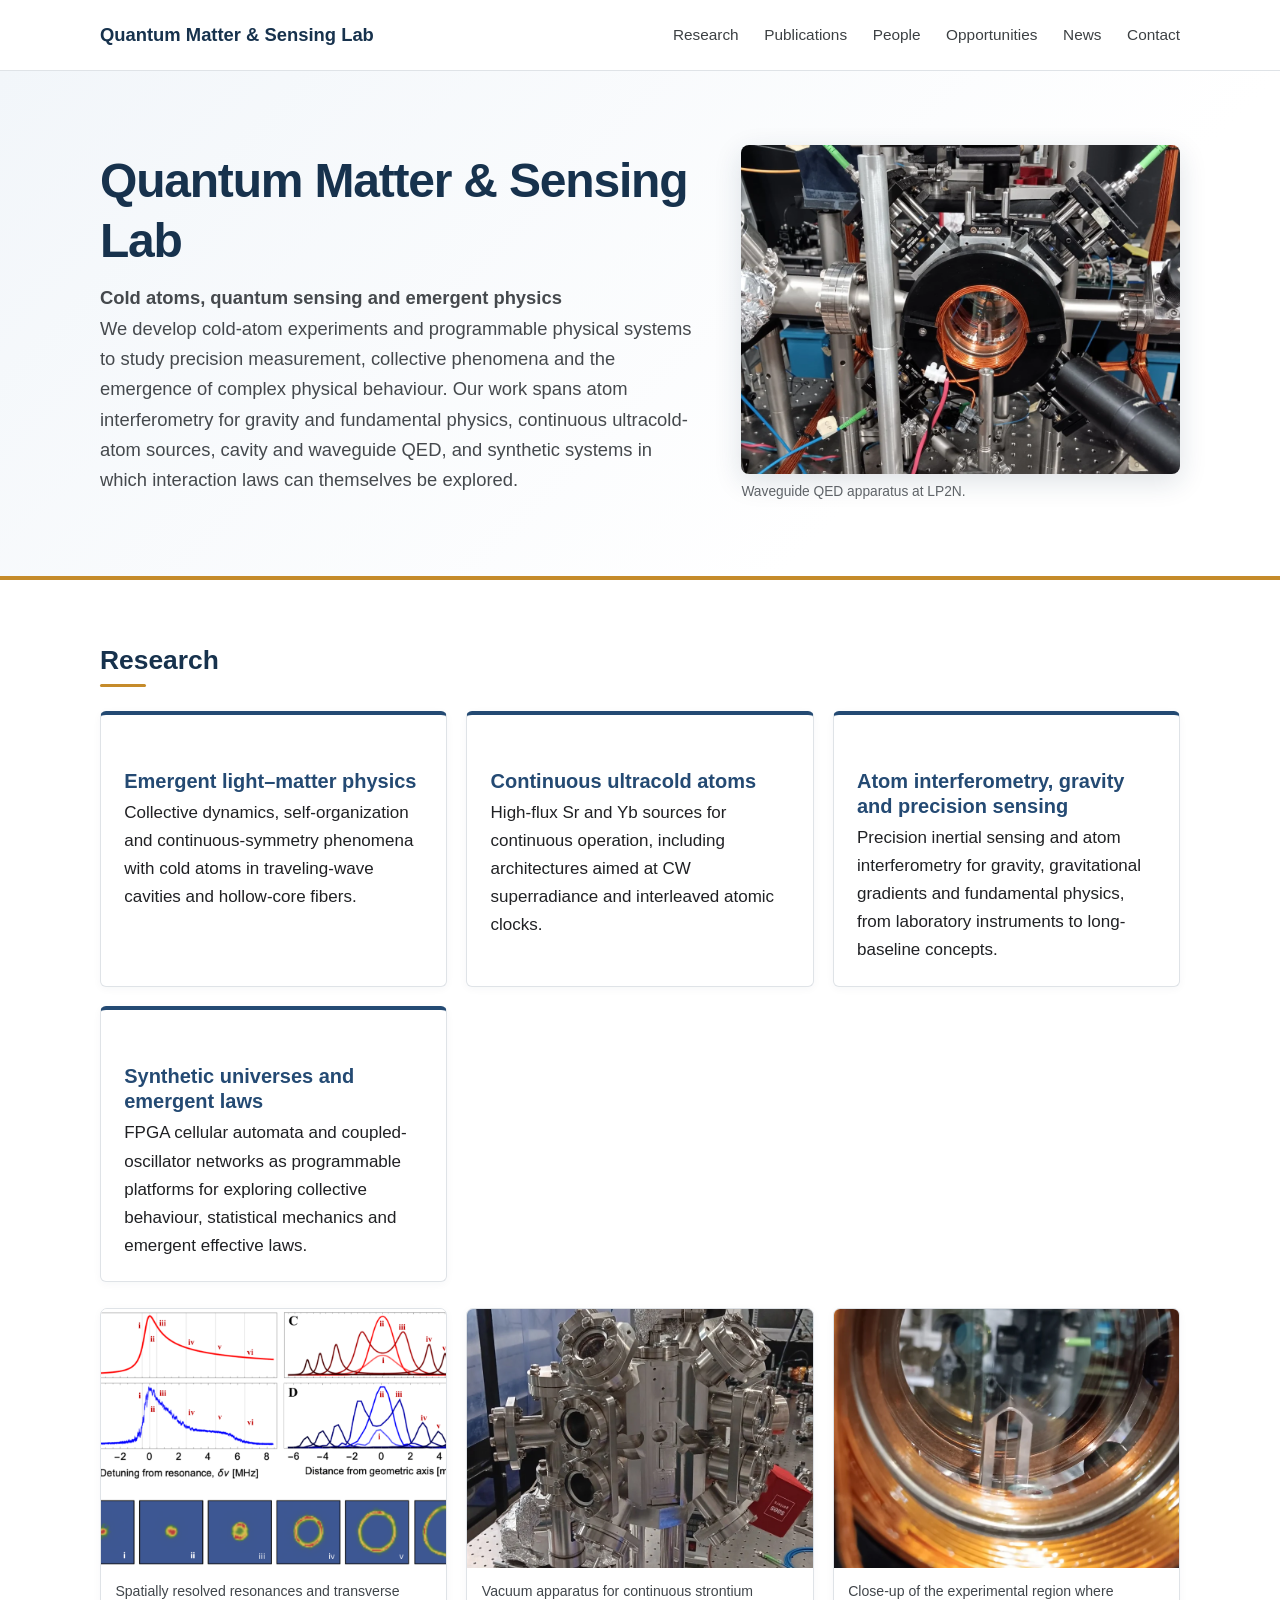
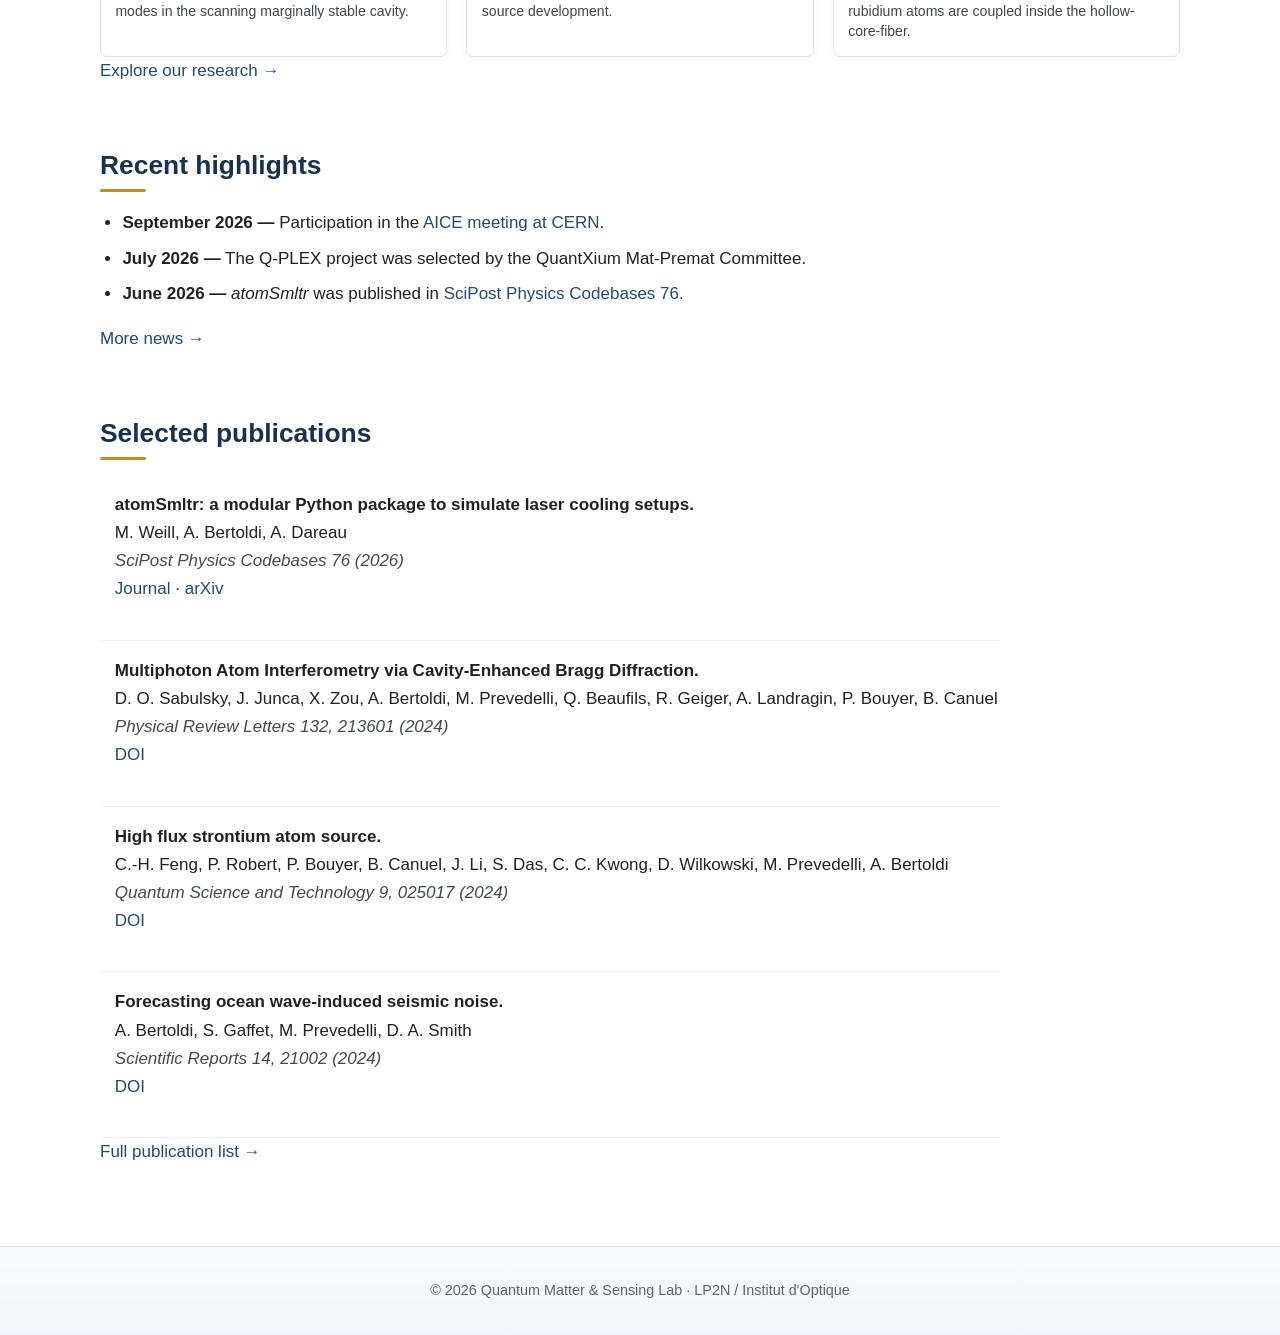
<file: index.html>
<!DOCTYPE html>
<html lang="en">
<head>
    <meta charset="UTF-8" />
    <meta name="viewport" content="width=device-width, initial-scale=1.0" />
    <meta name="description" content="Quantum Matter & Sensing Lab at LP2N: cold atoms, quantum sensing, atom interferometry, continuous atomic sources, cavity and waveguide QED, and emergent physics." />
    <title>Quantum Matter &amp; Sensing Lab</title>
    <link rel="stylesheet" href="assets/css/style.css" />
</head>
<body>
<header>
    <nav class="navbar" aria-label="Main navigation">
        <a href="index.html" class="nav-logo">Quantum Matter &amp; Sensing Lab</a>
        <ul class="nav-menu">
            <li><a href="research.html">Research</a></li>
            <li><a href="publications.html">Publications</a></li>
            <li><a href="people.html">People</a></li>
            <li><a href="opportunities.html">Opportunities</a></li>
            <li><a href="news.html">News</a></li>
            <li><a href="contact.html">Contact</a></li>
        </ul>
    </nav>
</header>

<main>
    <section class="hero">
        <div class="hero-grid">
            <div>
                <h1>Quantum Matter &amp; Sensing Lab</h1>
                <p><strong>Cold atoms, quantum sensing and emergent physics</strong></p>
                <p>
                    We develop cold-atom experiments and programmable physical systems to study
                    precision measurement, collective phenomena and the emergence of complex
                    physical behaviour. Our work spans atom interferometry for gravity and
                    fundamental physics, continuous ultracold-atom sources, cavity and waveguide
                    QED, and synthetic systems in which interaction laws can themselves be explored.
                </p>
            </div>

            <figure class="hero-visual">
                <img src="assets/img/lab_main.webp"
                     alt="Cold-atom experimental apparatus viewed from the front">
                <figcaption>
                    Waveguide QED apparatus at LP2N.
                </figcaption>
            </figure>
        </div>
    </section>

    <section class="section">
        <h2>Research</h2>
        <div class="cards">
            <article class="card">
                <h3><a href="research.html#emergent-light-matter">Emergent light–matter physics</a></h3>
                <p>Collective dynamics, self-organization and continuous-symmetry phenomena
                with cold atoms in traveling-wave cavities and hollow-core fibers.</p>
            </article>

            <article class="card">
                <h3><a href="research.html#continuous-atoms">Continuous ultracold atoms</a></h3>
                <p>High-flux Sr and Yb sources for continuous operation, including
                architectures aimed at CW superradiance and interleaved atomic clocks.</p>
            </article>

            <article class="card">
                <h3><a href="research.html#atom-interferometry">Atom interferometry, gravity and precision sensing</a></h3>
                <p>Precision inertial sensing and atom interferometry for gravity,
                gravitational gradients and fundamental physics, from laboratory
                instruments to long-baseline concepts.</p>
            </article>

            <article class="card">
                <h3><a href="research.html#synthetic-universes">Synthetic universes and emergent laws</a></h3>
                <p>FPGA cellular automata and coupled-oscillator networks as programmable
                platforms for exploring collective behaviour, statistical mechanics and
                emergent effective laws.</p>
            </article>
        </div>

        <div class="visual-highlights">
            <figure class="visual-highlight">
                <img src="assets/img/scanning_cavity_modes.png"
                     alt="Measured and calculated scanning-cavity resonance structure and transverse modes">
                <figcaption>
                    Spatially resolved resonances and transverse modes in the scanning marginally stable cavity.
                </figcaption>
            </figure>

            <figure class="visual-highlight">
                <img src="assets/img/source_apparatus.webp"
                     alt="Vacuum apparatus for a cold-atom source">
                <figcaption>
                    Vacuum apparatus for continuous strontium source development.
                </figcaption>
            </figure>

            <figure class="visual-highlight">
                <img src="assets/img/lab_detail.webp"
                     alt="Close-up view through a copper coil into a cold-atom vacuum apparatus">
                <figcaption>
                    Close-up of the experimental region where rubidium atoms are coupled inside the hollow-core-fiber.
                </figcaption>
            </figure>
        </div>

        <p><a href="research.html">Explore our research →</a></p>
    </section>

    <section class="section">
        <h2>Recent highlights</h2>
        <ul>
            <li><strong>September 2026 —</strong> Participation in the
                <a href="https://indico.cern.ch/event/1687915/overview">AICE meeting at CERN</a>.</li>
            <li><strong>July 2026 —</strong> The Q-PLEX project was selected by the QuantXium Mat-Premat Committee.</li>
            <li><strong>June 2026 —</strong> <em>atomSmltr</em> was published in
                <a href="https://scipost.org/SciPostPhysCodeb.76">SciPost Physics Codebases 76</a>.</li>
        </ul>
        <p><a href="news.html">More news →</a></p>
    </section>

    <section class="section">
        <h2>Selected publications</h2>

        <article class="publication"><p>
            <strong>atomSmltr: a modular Python package to simulate laser cooling setups.</strong><br>
            M. Weill, A. Bertoldi, A. Dareau<br>
            <em>SciPost Physics Codebases 76 (2026)</em><br>
            <a href="https://scipost.org/SciPostPhysCodeb.76">Journal</a> ·
            <a href="https://arxiv.org/abs/2511.20596">arXiv</a>
        </p></article>

        <article class="publication"><p>
            <strong>Multiphoton Atom Interferometry via Cavity-Enhanced Bragg Diffraction.</strong><br>
            D. O. Sabulsky, J. Junca, X. Zou, A. Bertoldi, M. Prevedelli, Q. Beaufils,
            R. Geiger, A. Landragin, P. Bouyer, B. Canuel<br>
            <em>Physical Review Letters 132, 213601 (2024)</em><br>
            <a href="https://doi.org/10.1103/PhysRevLett.132.213601">DOI</a>
        </p></article>

        <article class="publication"><p>
            <strong>High flux strontium atom source.</strong><br>
            C.-H. Feng, P. Robert, P. Bouyer, B. Canuel, J. Li, S. Das, C. C. Kwong,
            D. Wilkowski, M. Prevedelli, A. Bertoldi<br>
            <em>Quantum Science and Technology 9, 025017 (2024)</em><br>
            <a href="https://doi.org/10.1088/2058-9565/ad310b">DOI</a>
        </p></article>

        <article class="publication"><p>
            <strong>Forecasting ocean wave-induced seismic noise.</strong><br>
            A. Bertoldi, S. Gaffet, M. Prevedelli, D. A. Smith<br>
            <em>Scientific Reports 14, 21002 (2024)</em><br>
            <a href="https://doi.org/10.1038/s41598-024-71628-4">DOI</a>
        </p></article>

        <p><a href="publications.html">Full publication list →</a></p>
    </section>
</main>

<footer>
    <p>&copy; 2026 Quantum Matter &amp; Sensing Lab · LP2N / Institut d'Optique</p>
</footer>
</body>
</html>
</file>
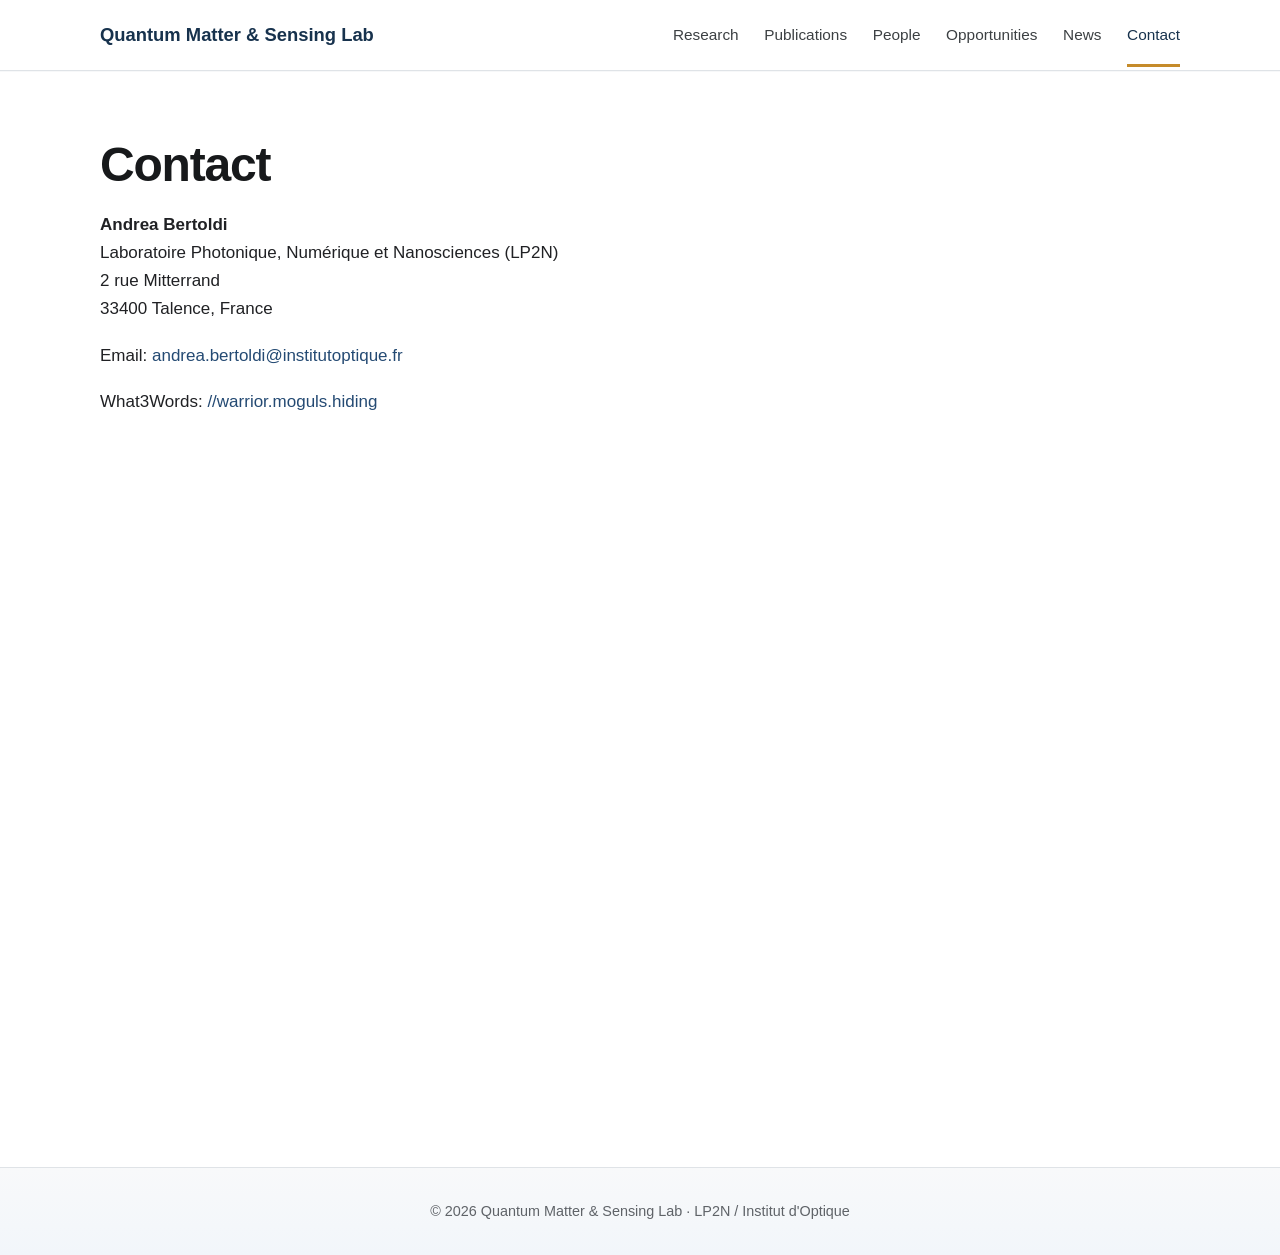
<file: contact.html>
<!DOCTYPE html>
<html lang="en">
<head>
    <meta charset="UTF-8" />
    <meta name="viewport" content="width=device-width, initial-scale=1.0" />
    <meta name="description" content="Contact information for the Quantum Matter & Sensing Lab at LP2N in Talence, France." />
    <title>Contact – Quantum Matter & Sensing Lab</title>
    <link rel="stylesheet" href="assets/css/style.css" />
</head>
<body>
<header>
    <nav class="navbar">
        <a href="index.html" class="nav-logo">Quantum Matter & Sensing Lab</a>
        <ul class="nav-menu">
            <li><a href="research.html">Research</a></li>
<li><a href="publications.html">Publications</a></li>
<li><a href="people.html">People</a></li>
<li><a href="opportunities.html">Opportunities</a></li>
<li><a href="news.html">News</a></li>
<li><a href="contact.html" class="active">Contact</a></li>
        </ul>
    </nav>
</header>
<main>

<section class="section">
    <h1>Contact</h1>
    <div class="contact-details">
        <p><strong>Andrea Bertoldi</strong><br>
        Laboratoire Photonique, Numérique et Nanosciences (LP2N)<br>
        2 rue Mitterrand<br>
        33400 Talence, France</p>

        <p>Email: <a href="mailto:andrea.bertoldi@institutoptique.fr">andrea.bertoldi@institutoptique.fr</a></p>

        <p>What3Words: <a href="https://w3w.co/warrior.moguls.hiding">//warrior.moguls.hiding</a></p>
    </div>

    <div class="map-container">
        <iframe
            src="https://www.google.com/maps/embed?pb=!1m18!1m12!1m3!1d6870.707000224178!2d-0.6070597231904138!3d44.80426107107083!2m3!1f0!2f0!3f0!3m2!1i1024!2i768!4f13.1!3m3!1m2!1s0xd54d8830f4b6781%3A0xcaa4656d240fa740!2sLP2N!5e1!3m2!1sen!2sfr!4v1765213913759!5m2!1sen!2sfr"
            loading="lazy"
            allowfullscreen
            referrerpolicy="no-referrer-when-downgrade"
            title="Map showing LP2N">
        </iframe>
    </div>
</section>

</main>
<footer>
    <p>&copy; 2026 Quantum Matter & Sensing Lab · LP2N / Institut d'Optique</p>
</footer>
</body>
</html>
</file>
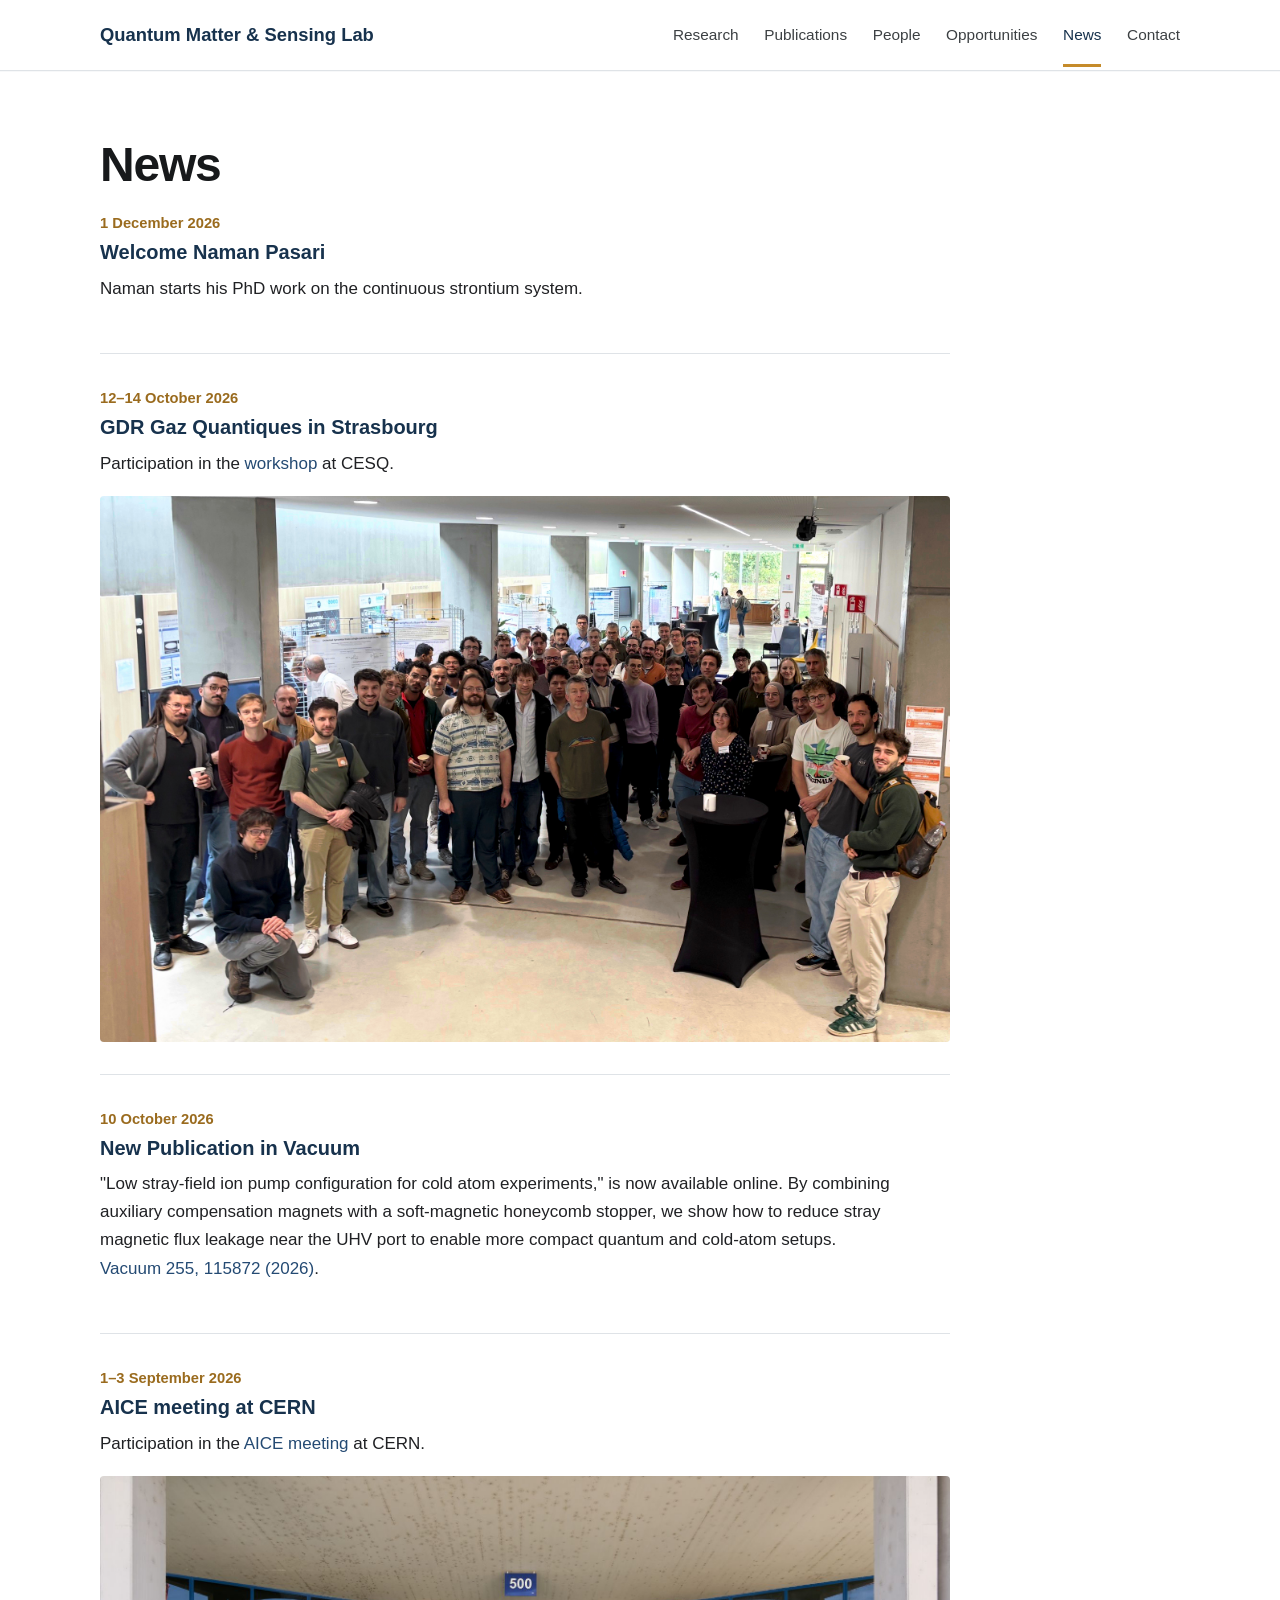
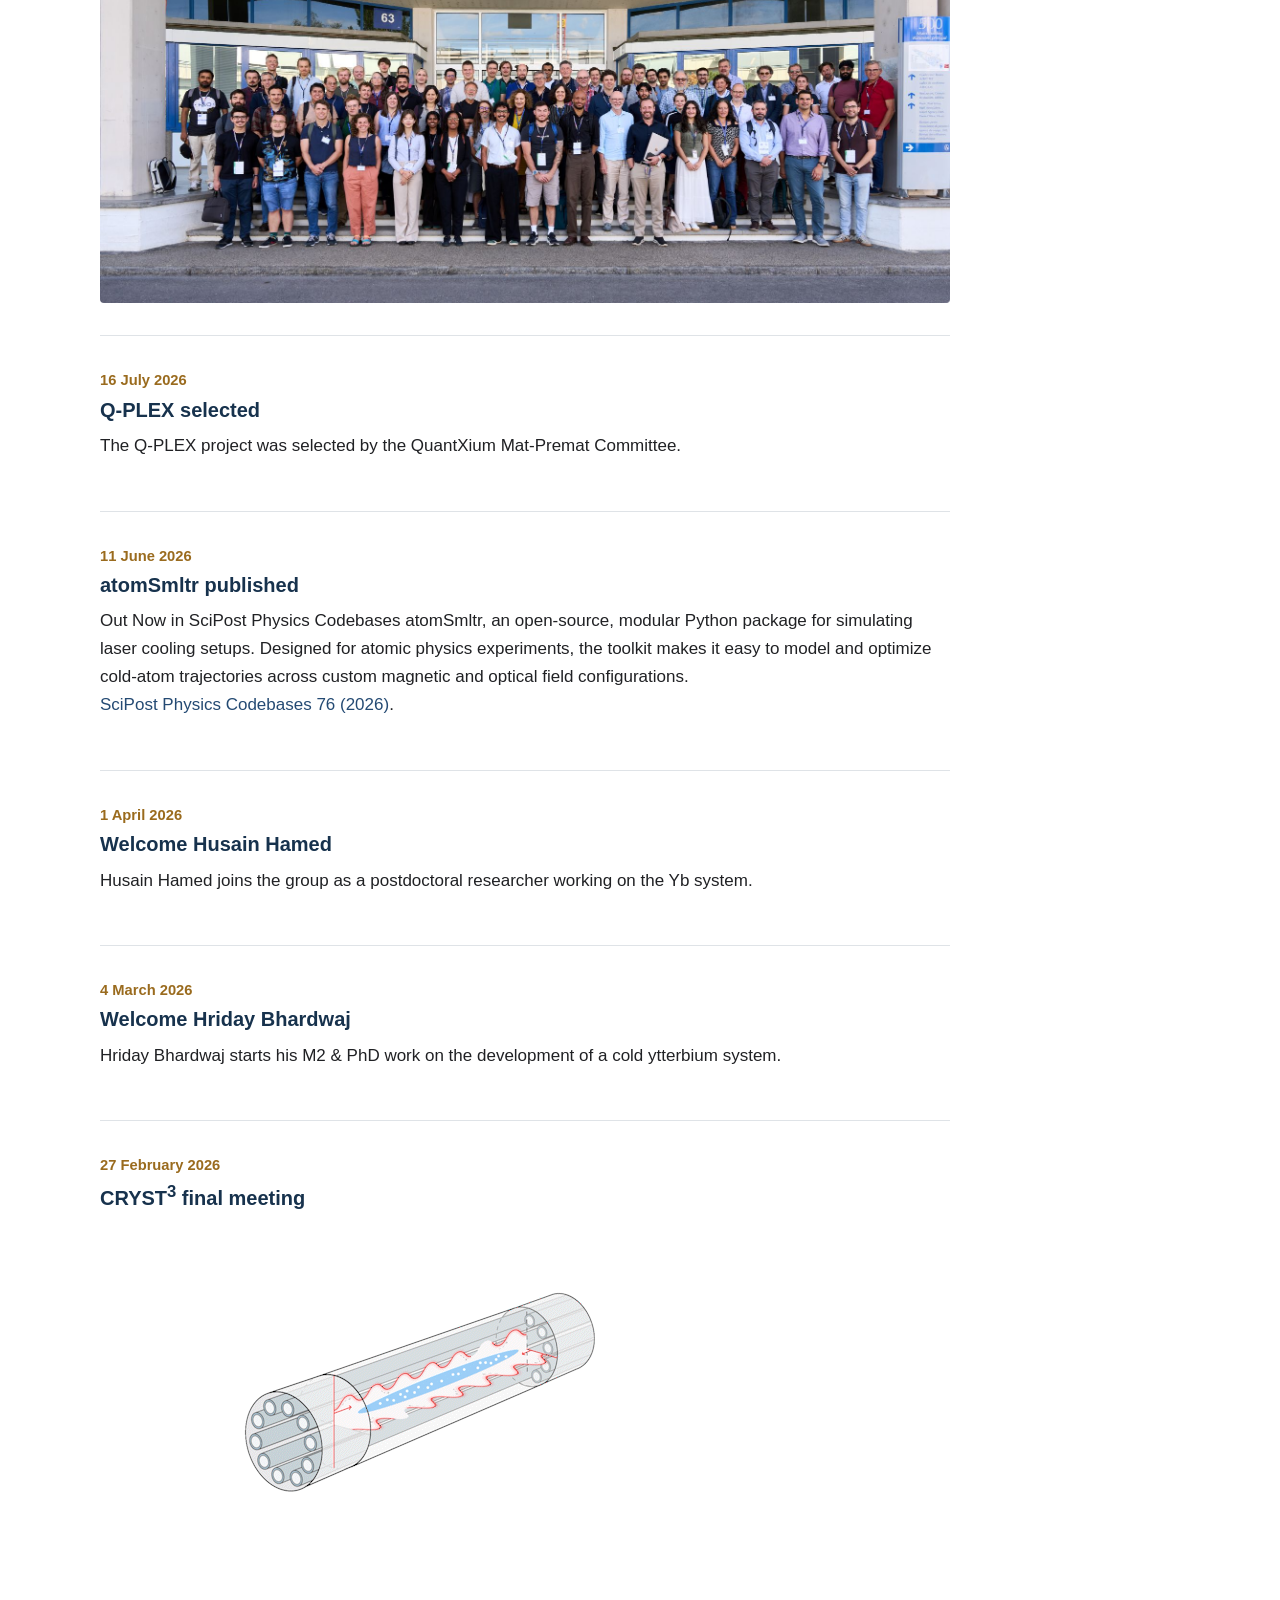
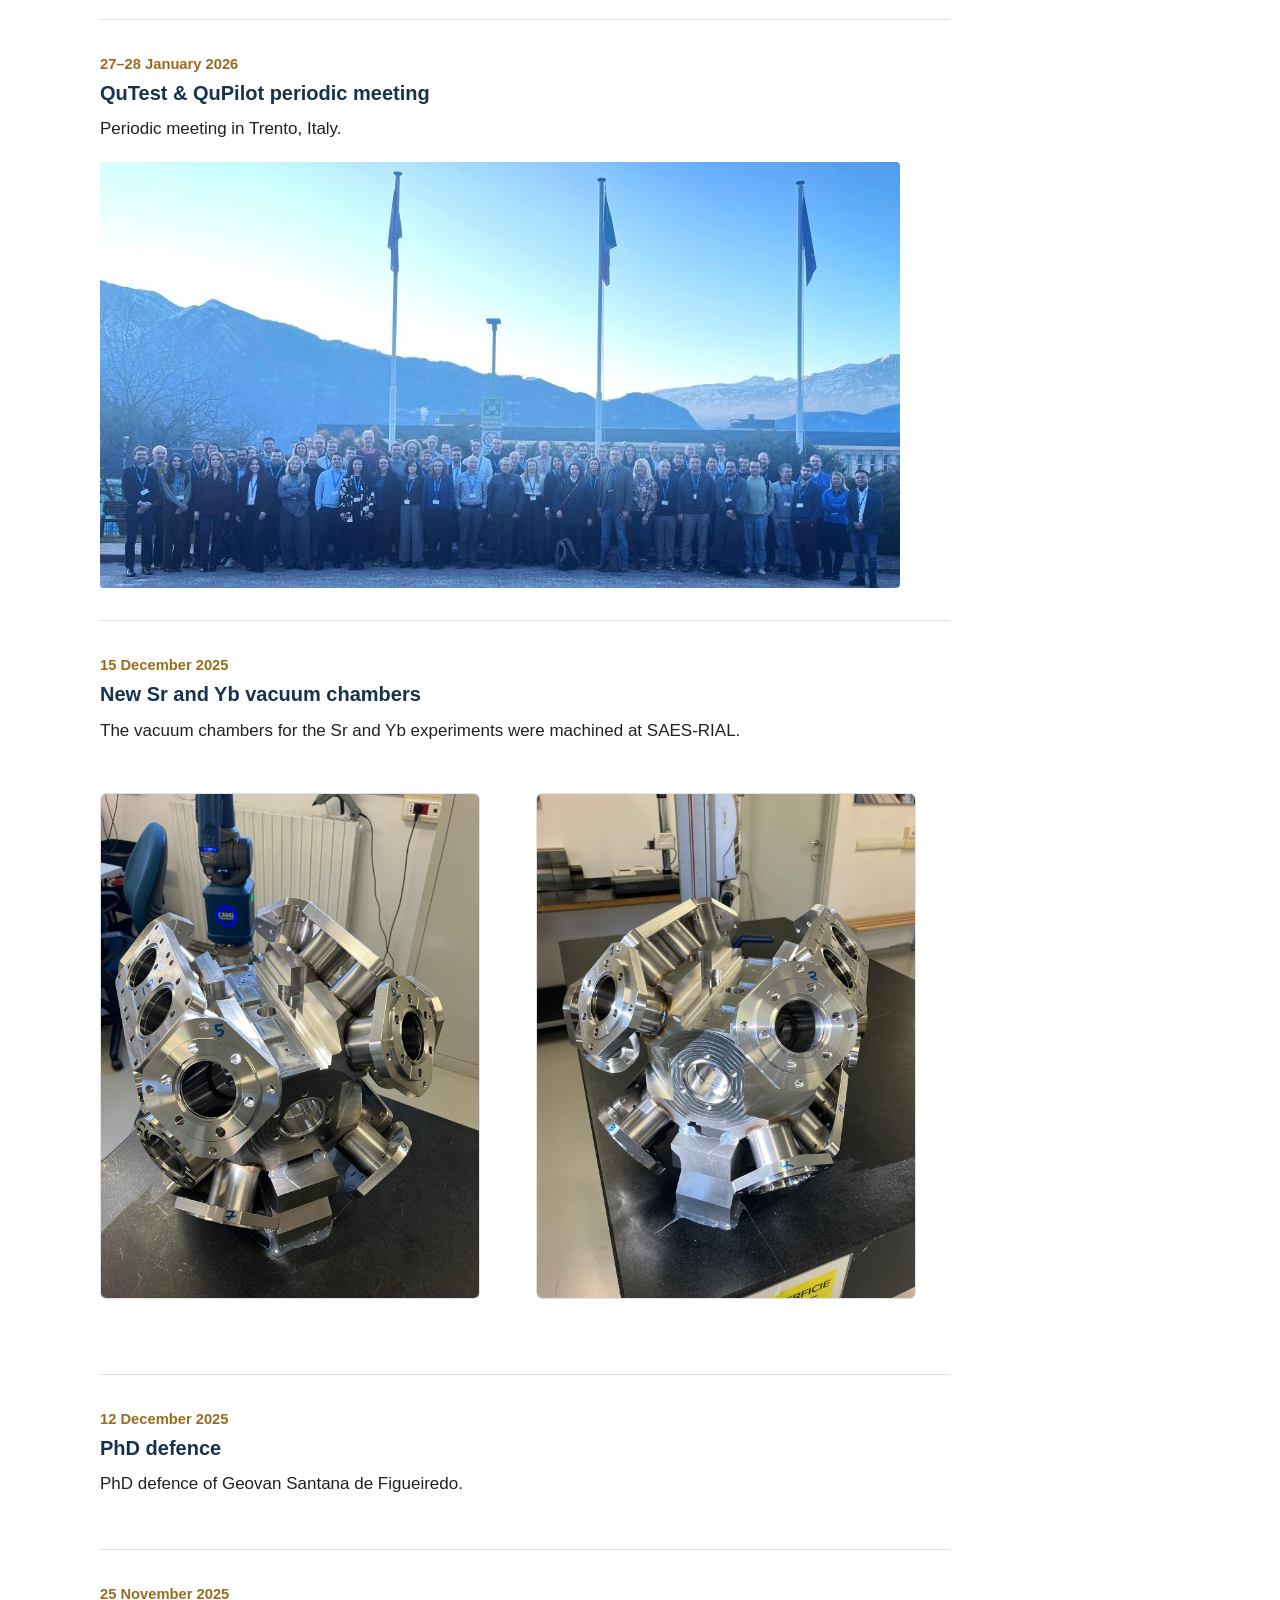
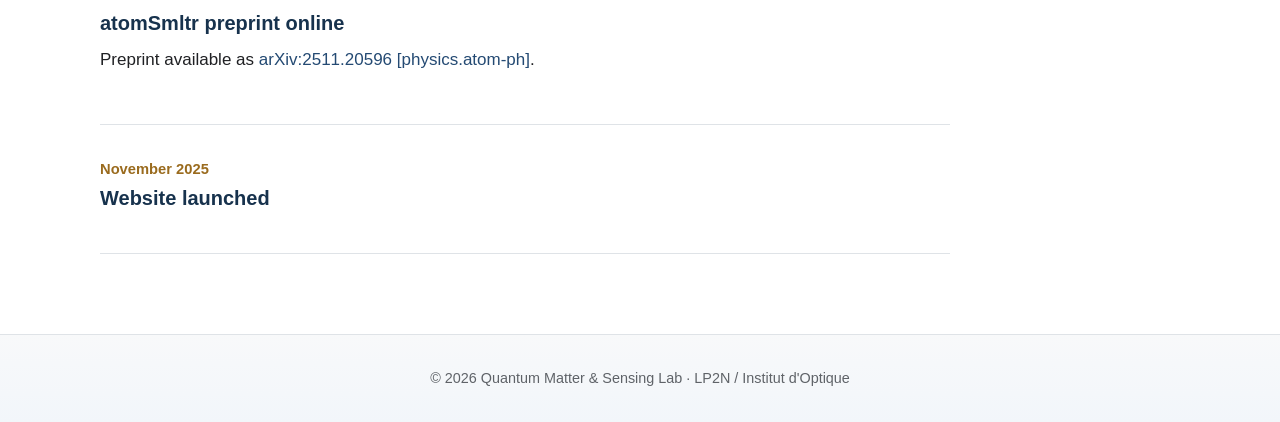
<file: news.html>
<!DOCTYPE html>
<html lang="en">
<head>
    <meta charset="UTF-8" />
    <meta name="viewport" content="width=device-width, initial-scale=1.0" />
    <meta name="description" content="Recent news and milestones from the Quantum Matter & Sensing Lab." />
    <title>News – Quantum Matter & Sensing Lab</title>
    <link rel="stylesheet" href="assets/css/style.css" />
</head>
<body>
<header>
    <nav class="navbar">
        <a href="index.html" class="nav-logo">Quantum Matter & Sensing Lab</a>
        <ul class="nav-menu">
            <li><a href="research.html">Research</a></li>
<li><a href="publications.html">Publications</a></li>
<li><a href="people.html">People</a></li>
<li><a href="opportunities.html">Opportunities</a></li>
<li><a href="news.html" class="active">News</a></li>
<li><a href="contact.html">Contact</a></li>
        </ul>
    </nav>
</header>
<main>

<section class="section">
    <h1>News</h1>

    <article class="news-item">
        <time datetime="2026-03-04">1 December 2026</time>
        <h3>Welcome Naman Pasari</h3>
        <p>Naman starts his PhD work on the continuous strontium system.</p>
    </article>

    <article class="news-item">
        <time datetime="2026-10-12">12–14 October 2026</time>
        <h3>GDR Gaz Quantiques in Strasbourg</h3>
        <p>Participation in the <a href="https://gdr-gaz-quant26.sciencesconf.org/">workshop</a> at CESQ.</p>
        <img src="assets/img/2026_10_12_GDR_GQ.jpg" alt="AICE meeting at CERN">
    </article>

    <article class="news-item">
        <time datetime="2026-10-10">10 October 2026</time>
        <h3>New Publication in Vacuum</h3>
        <p>"Low stray-field ion pump configuration for cold atom experiments," is now available online.
            By combining auxiliary compensation magnets with a soft-magnetic honeycomb stopper, we show
            how to reduce stray magnetic flux leakage near the UHV port to enable more compact quantum
            and cold-atom setups.<br>
            <a href="https://www.sciencedirect.com/science/article/abs/pii/S0042207X26008109">Vacuum 255, 115872 (2026)</a>.</p>
    </article>
    
    <article class="news-item">
        <time datetime="2026-09-01">1–3 September 2026</time>
        <h3>AICE meeting at CERN</h3>
        <p>Participation in the <a href="https://indico.cern.ch/event/1687915/overview">AICE meeting</a> at CERN.</p>
        <img src="assets/img/2026_09_01_CERN_AICE.jpg" alt="AICE meeting at CERN">
    </article>

    <article class="news-item">
        <time datetime="2026-07-16">16 July 2026</time>
        <h3>Q-PLEX selected</h3>
        <p>The Q-PLEX project was selected by the QuantXium Mat-Premat Committee.</p>
    </article>

    <article class="news-item">
        <time datetime="2026-06-11">11 June 2026</time>
        <h3>atomSmltr published</h3>
        <p>Out Now in SciPost Physics Codebases atomSmltr, an open-source, modular Python package for simulating
            laser cooling setups. Designed for atomic physics experiments, the toolkit makes it easy to model and
            optimize cold-atom trajectories across custom magnetic and optical field configurations.<br>
            <a href="https://scipost.org/SciPostPhysCodeb.76">SciPost Physics Codebases 76 (2026)</a>.</p>
    </article>

    <article class="news-item">
        <time datetime="2026-04-01">1 April 2026</time>
        <h3>Welcome Husain Hamed</h3>
        <p>Husain Hamed joins the group as a postdoctoral researcher working on the Yb system.</p>
    </article>

    <article class="news-item">
        <time datetime="2026-03-04">4 March 2026</time>
        <h3>Welcome Hriday Bhardwaj</h3>
        <p>Hriday Bhardwaj starts his M2 & PhD work on the development of a cold ytterbium system.</p>
    </article>

    <article class="news-item">
        <time datetime="2026-02-27">27 February 2026</time>
        <h3>CRYST<sup>3</sup> final meeting</h3>
        <img src="assets/img/cryst3.gif" alt="CRYST3 logo">
    </article>

    <article class="news-item">
        <time datetime="2026-01-27">27–28 January 2026</time>
        <h3>QuTest &amp; QuPilot periodic meeting</h3>
        <p>Periodic meeting in Trento, Italy.</p>
        <img src="assets/img/trento_2026_01.jpeg" alt="QuTest and QuPilot meeting in Trento">
    </article>

    <article class="news-item">
        <time datetime="2025-12-15">15 December 2025</time>
        <h3>New Sr and Yb vacuum chambers</h3>
        <p>The vacuum chambers for the Sr and Yb experiments were machined at SAES-RIAL.</p>
        <div class="figure-grid">
          <figure class="figure figure-small">
            <img src="assets/img/IMG001.jpeg" alt="Sr or Yb vacuum chamber">
          </figure>
          <figure class="figure figure-small">
            <img src="assets/img/IMG005.jpeg" alt="Sr or Yb vacuum chamber">
          </figure>
        </div>
    </article>

    <article class="news-item">
        <time datetime="2025-12-12">12 December 2025</time>
        <h3>PhD defence</h3>
        <p>PhD defence of Geovan Santana de Figueiredo.</p>
    </article>

    <article class="news-item">
        <time datetime="2025-11-25">25 November 2025</time>
        <h3>atomSmltr preprint online</h3>
        <p>Preprint available as <a href="https://arxiv.org/abs/2511.20596">arXiv:2511.20596 [physics.atom-ph]</a>.</p>
    </article>

    <article class="news-item">
        <time datetime="2025-11">November 2025</time>
        <h3>Website launched</h3>
    </article>
</section>

</main>
<footer>
    <p>&copy; 2026 Quantum Matter & Sensing Lab · LP2N / Institut d'Optique</p>
</footer>
</body>
</html>
</file>
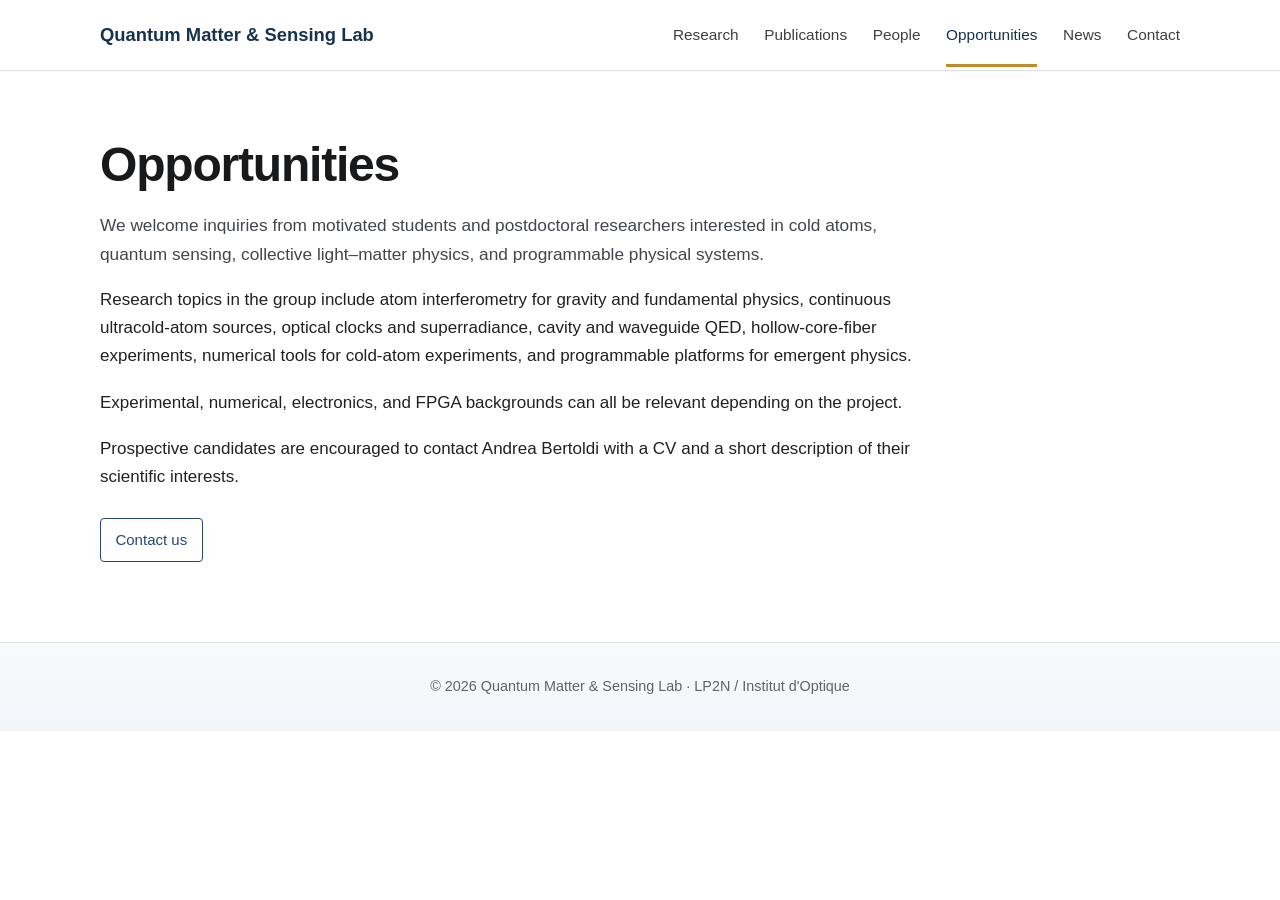
<file: opportunities.html>
<!DOCTYPE html>
<html lang="en">
<head>
    <meta charset="UTF-8" />
    <meta name="viewport" content="width=device-width, initial-scale=1.0" />
    <meta name="description" content="Opportunities for students and postdoctoral researchers in cold atoms, quantum sensing, and emergent physics." />
    <title>Opportunities – Quantum Matter & Sensing Lab</title>
    <link rel="stylesheet" href="assets/css/style.css" />
</head>
<body>
<header>
    <nav class="navbar">
        <a href="index.html" class="nav-logo">Quantum Matter & Sensing Lab</a>
        <ul class="nav-menu">
            <li><a href="research.html">Research</a></li>
<li><a href="publications.html">Publications</a></li>
<li><a href="people.html">People</a></li>
<li><a href="opportunities.html" class="active">Opportunities</a></li>
<li><a href="news.html">News</a></li>
<li><a href="contact.html">Contact</a></li>
        </ul>
    </nav>
</header>
<main>

<section class="section">
    <h1>Opportunities</h1>
    <p class="lead">We welcome inquiries from motivated students and postdoctoral researchers interested in cold atoms, quantum sensing, collective light–matter physics, and programmable physical systems.</p>

    <p>Research topics in the group include atom interferometry for gravity and fundamental physics, continuous ultracold-atom sources, optical clocks and superradiance, cavity and waveguide QED, hollow-core-fiber experiments, numerical tools for cold-atom experiments, and programmable platforms for emergent physics.</p>

    <p>Experimental, numerical, electronics, and FPGA backgrounds can all be relevant depending on the project.</p>

    <p>Prospective candidates are encouraged to contact Andrea Bertoldi with a CV and a short description of their scientific interests.</p>

    <p><a class="button-link" href="contact.html">Contact us</a></p>
</section>

</main>
<footer>
    <p>&copy; 2026 Quantum Matter & Sensing Lab · LP2N / Institut d'Optique</p>
</footer>
</body>
</html>
</file>
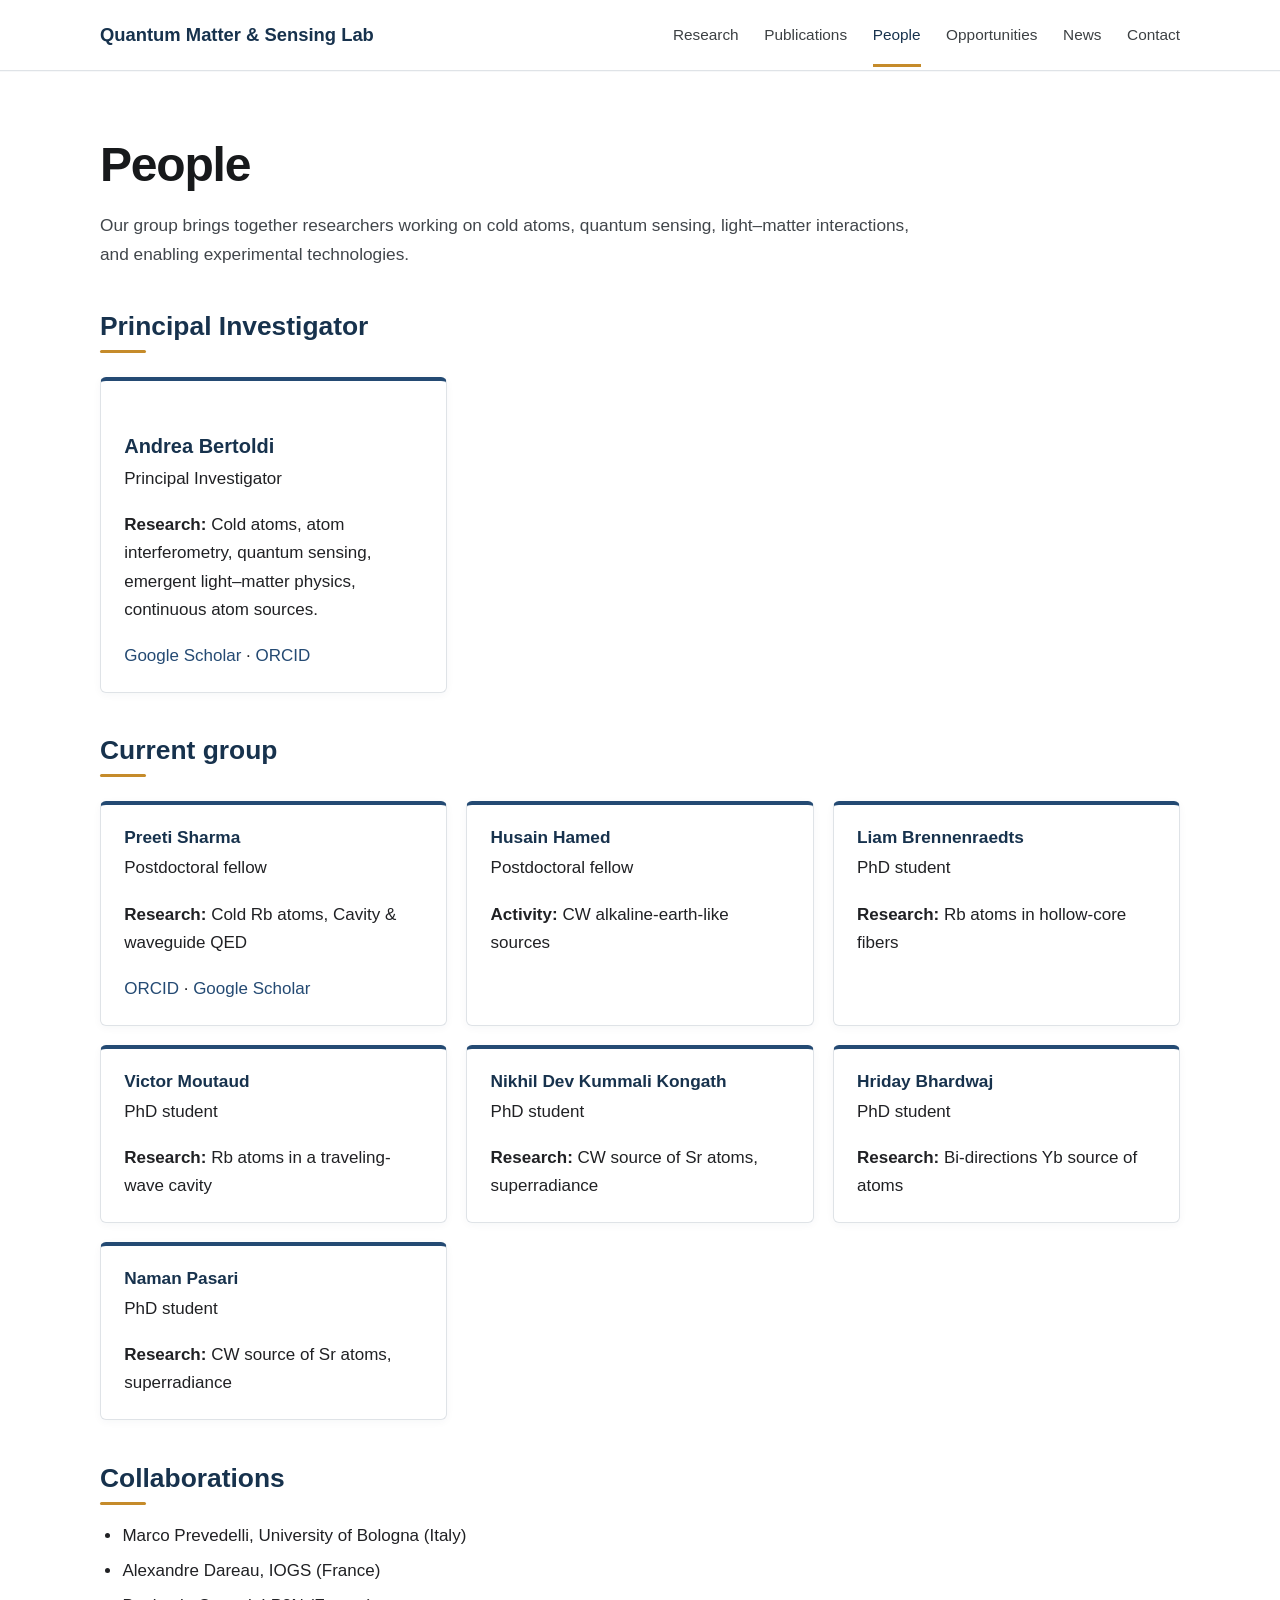
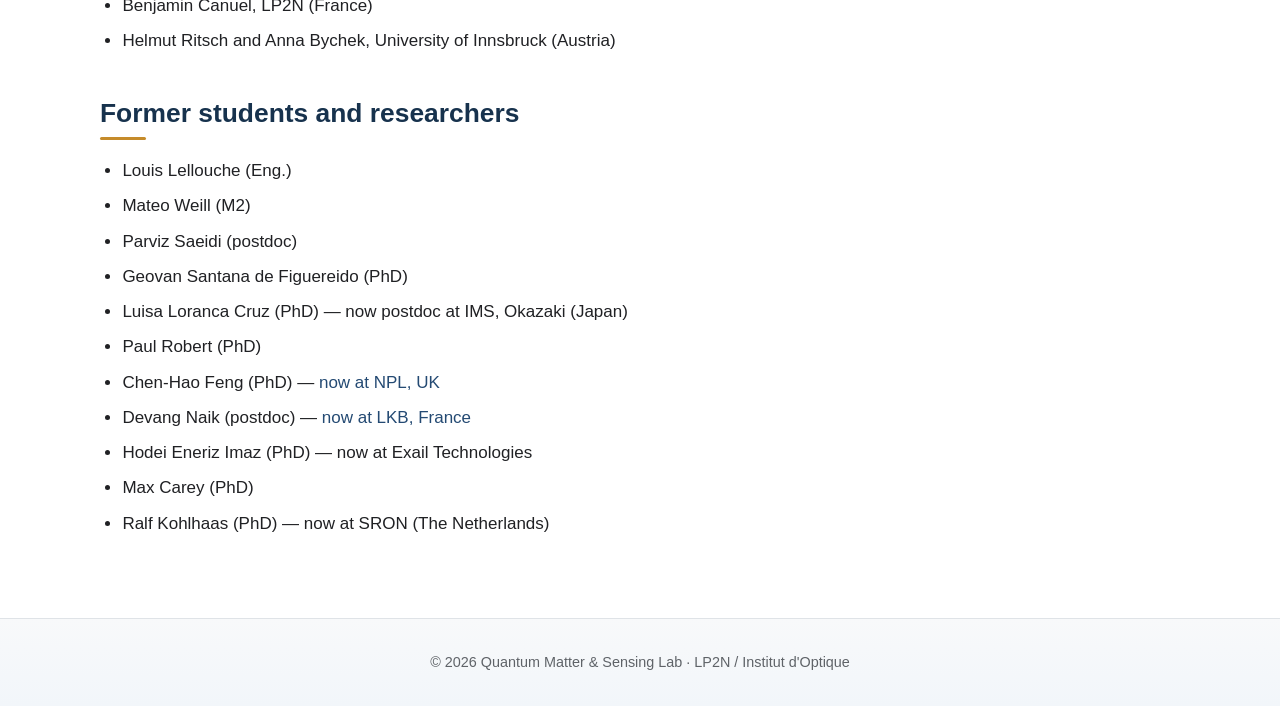
<file: people.html>
<!DOCTYPE html>
<html lang="en">
<head>
    <meta charset="UTF-8" />
    <meta name="viewport" content="width=device-width, initial-scale=1.0" />
    <meta name="description" content="Members, collaborators, and alumni of the Quantum Matter & Sensing Lab." />
    <title>People – Quantum Matter & Sensing Lab</title>
    <link rel="stylesheet" href="assets/css/style.css" />
</head>
<body>
<header>
    <nav class="navbar">
        <a href="index.html" class="nav-logo">Quantum Matter & Sensing Lab</a>
        <ul class="nav-menu">
            <li><a href="research.html">Research</a></li>
<li><a href="publications.html">Publications</a></li>
<li><a href="people.html" class="active">People</a></li>
<li><a href="opportunities.html">Opportunities</a></li>
<li><a href="news.html">News</a></li>
<li><a href="contact.html">Contact</a></li>
        </ul>
    </nav>
</header>
<main>

<section class="section">
    <h1>People</h1>
    <p class="lead">Our group brings together researchers working on cold atoms, quantum sensing, light–matter interactions, and enabling experimental technologies.</p>

    <h2>Principal Investigator</h2>
    <div class="cards">
        <div class="card">
            <h3>Andrea Bertoldi</h3>
            <p>Principal Investigator</p>
            <p><strong>Research:</strong> Cold atoms, atom interferometry, quantum sensing, emergent light–matter physics, continuous atom sources.</p>
            <p>
                <a href="https://scholar.google.com/citations?user=MEzqBsoAAAAJ&hl=en">Google Scholar</a>
                · <a href="https://orcid.org/0000-0002-4839-0947">ORCID</a>
                <!-- · <a href="#">Institutional page</a> -->
            </p>
        </div>
    </div>

    <h2>Current group</h2>
    <div class="cards">
        <div class="card">
            <h4>Preeti Sharma</h4>
            <p>Postdoctoral fellow</p>
            <p><strong>Research:</strong> Cold Rb atoms, Cavity & waveguide QED</p>
            <p><a href="https://orcid.org/0000-0002-2395-3854">ORCID</a>
            · <a href="https://scholar.google.com/citations?hl=en&user=eHGH7G8AAAAJ">Google Scholar</a>
            <!-- · <a href="#">Profile</a></p> -->
        </div>

        <div class="card">
            <h4>Husain Hamed</h4>
            <p>Postdoctoral fellow</p>
            <p><strong>Activity:</strong> CW alkaline-earth-like sources</p>
            <!-- <p><a href="#">ORCID</a> · <a href="#">Profile</a></p> -->
        </div>

        <div class="card">
            <h4>Liam Brennenraedts</h4>
            <p>PhD student</p>
            <p><strong>Research:</strong> Rb atoms in hollow-core fibers</p>
            <!-- <p><a href="#">ORCID</a> · <a href="#">Google Scholar</a> · <a href="#">Profile</a></p> -->
        </div>

        <div class="card">
            <h4>Victor Moutaud</h4>
            <p>PhD student</p>
            <p><strong>Research:</strong> Rb atoms in a traveling-wave cavity</p>
            <!-- <p><a href="#">ORCID</a> · <a href="#">Google Scholar</a> · <a href="#">Profile</a></p> -->
        </div>

        <div class="card">
            <h4>Nikhil Dev Kummali Kongath</h4>
            <p>PhD student</p>
            <p><strong>Research:</strong> CW source of Sr atoms, superradiance</p>
            <!-- <p><a href="#">ORCID</a> · <a href="#">Google Scholar</a> · <a href="#">Profile</a></p> -->
        </div>

        <div class="card">
            <h4>Hriday Bhardwaj</h4>
            <p>PhD student</p>
            <p><strong>Research:</strong> Bi-directions Yb source of atoms</p>
            <!-- <p><a href="#">ORCID</a> · <a href="#">Google Scholar</a> · <a href="#">Profile</a></p> -->
        </div>

        <div class="card">
            <h4>Naman Pasari</h4>
            <p>PhD student</p>
            <p><strong>Research:</strong> CW source of Sr atoms, superradiance</p>
            <!-- <p><a href="#">ORCID</a> · <a href="#">Google Scholar</a> · <a href="#">Profile</a></p> -->
        </div>

    </div>

    <h2>Collaborations</h2>
    <ul>
        <li>Marco Prevedelli, University of Bologna (Italy)</li>
        <li>Alexandre Dareau, IOGS (France)</li>
        <li>Benjamin Canuel, LP2N (France)</li>
        <li>Helmut Ritsch and Anna Bychek, University of Innsbruck (Austria)</li>
    </ul>

    <h2>Former students and researchers</h2>
    <ul>

        <li>Louis Lellouche (Eng.)</li>
        <li>Mateo Weill (M2)</li>
        <li>Parviz Saeidi (postdoc)</li>
        <li>Geovan Santana de Figuereido (PhD)</li>
        <li>Luisa Loranca Cruz (PhD) — now postdoc at IMS, Okazaki (Japan)</li>
        <li>Paul Robert (PhD)</li>
        <li>Chen-Hao Feng (PhD) — <a href="https://www.npl.co.uk/our-people/chen-hao-feng">now at NPL, UK</a></li>
        <li>Devang Naik (postdoc) — <a href="https://www.lkb.fr/laboratoire/membres/devang-naik/">now at LKB, France</a></li>
        <li>Hodei Eneriz Imaz (PhD) — now at Exail Technologies</li>
        <li>Max Carey (PhD)</li>
        <li>Ralf Kohlhaas (PhD) — now at SRON (The Netherlands)</li>
    </ul>
</section>

</main>
<footer>
    <p>&copy; 2026 Quantum Matter & Sensing Lab · LP2N / Institut d'Optique</p>
</footer>
</body>
</html>
</file>
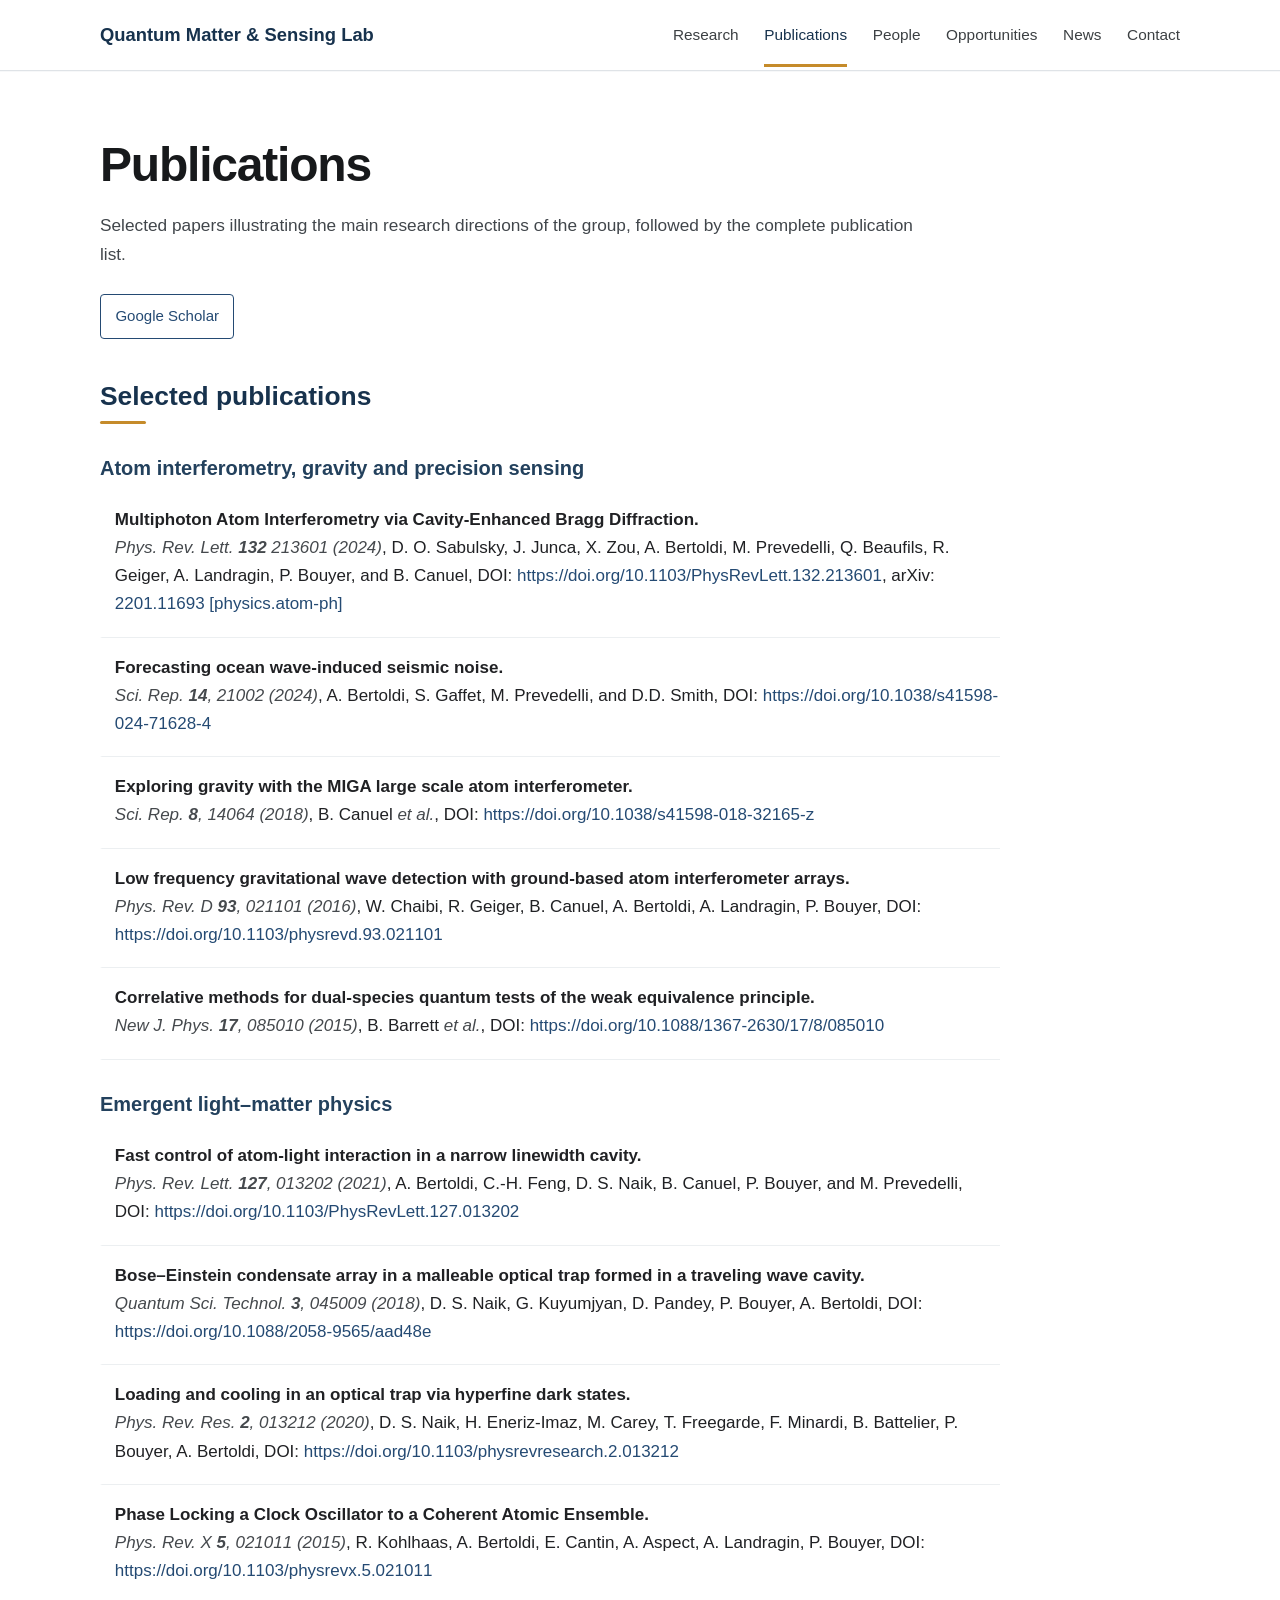
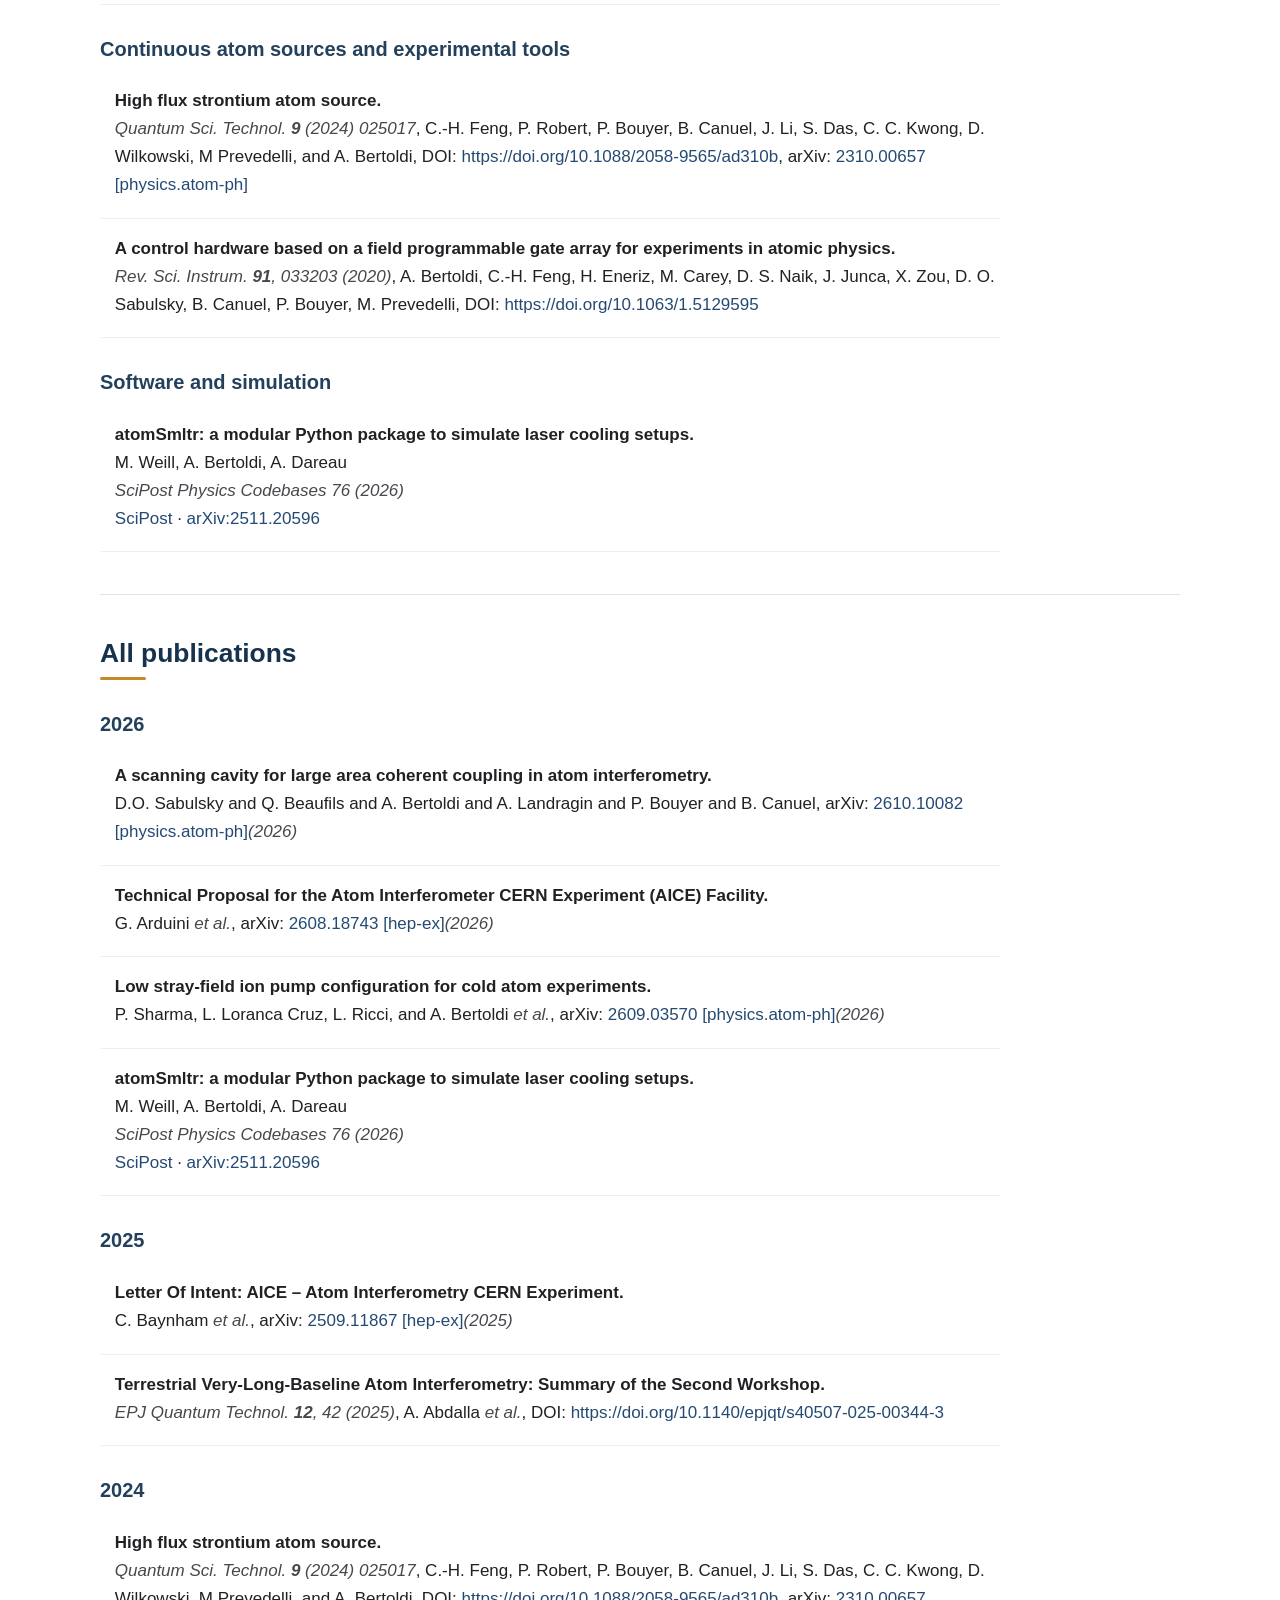
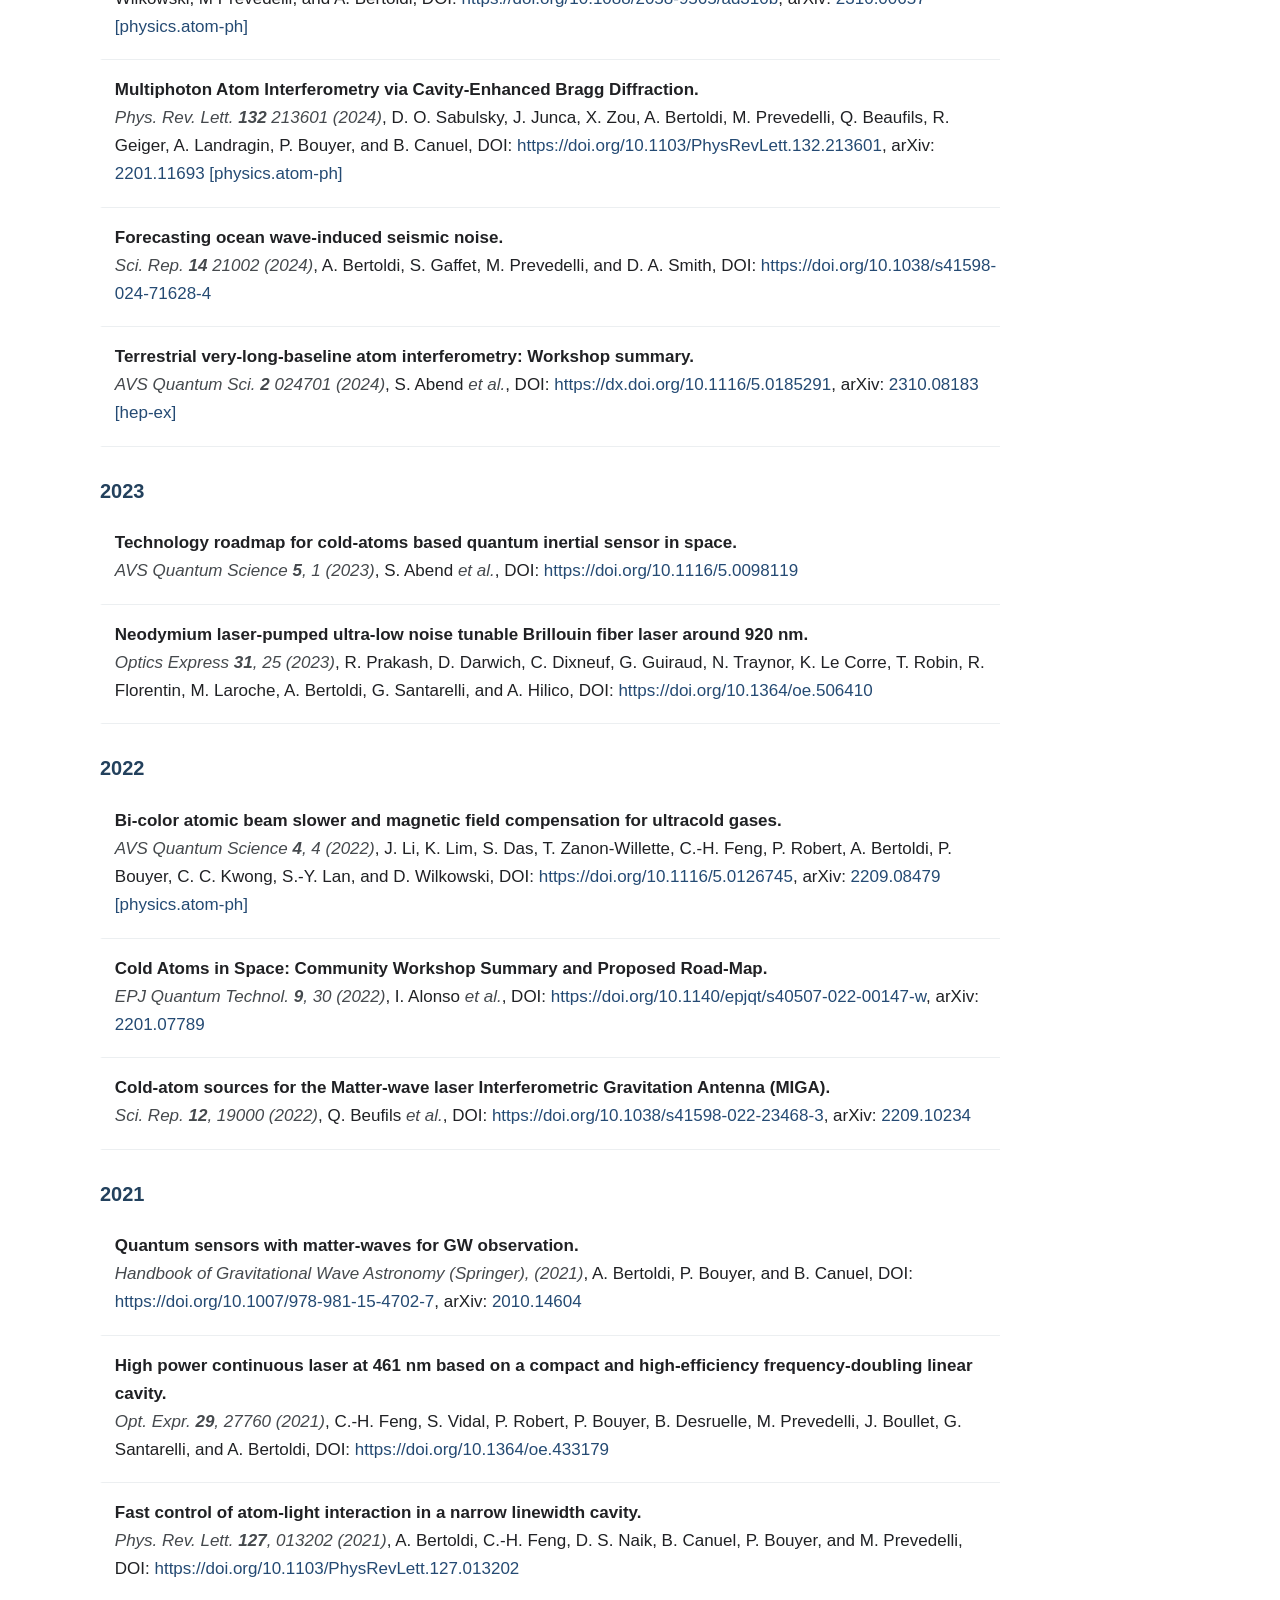
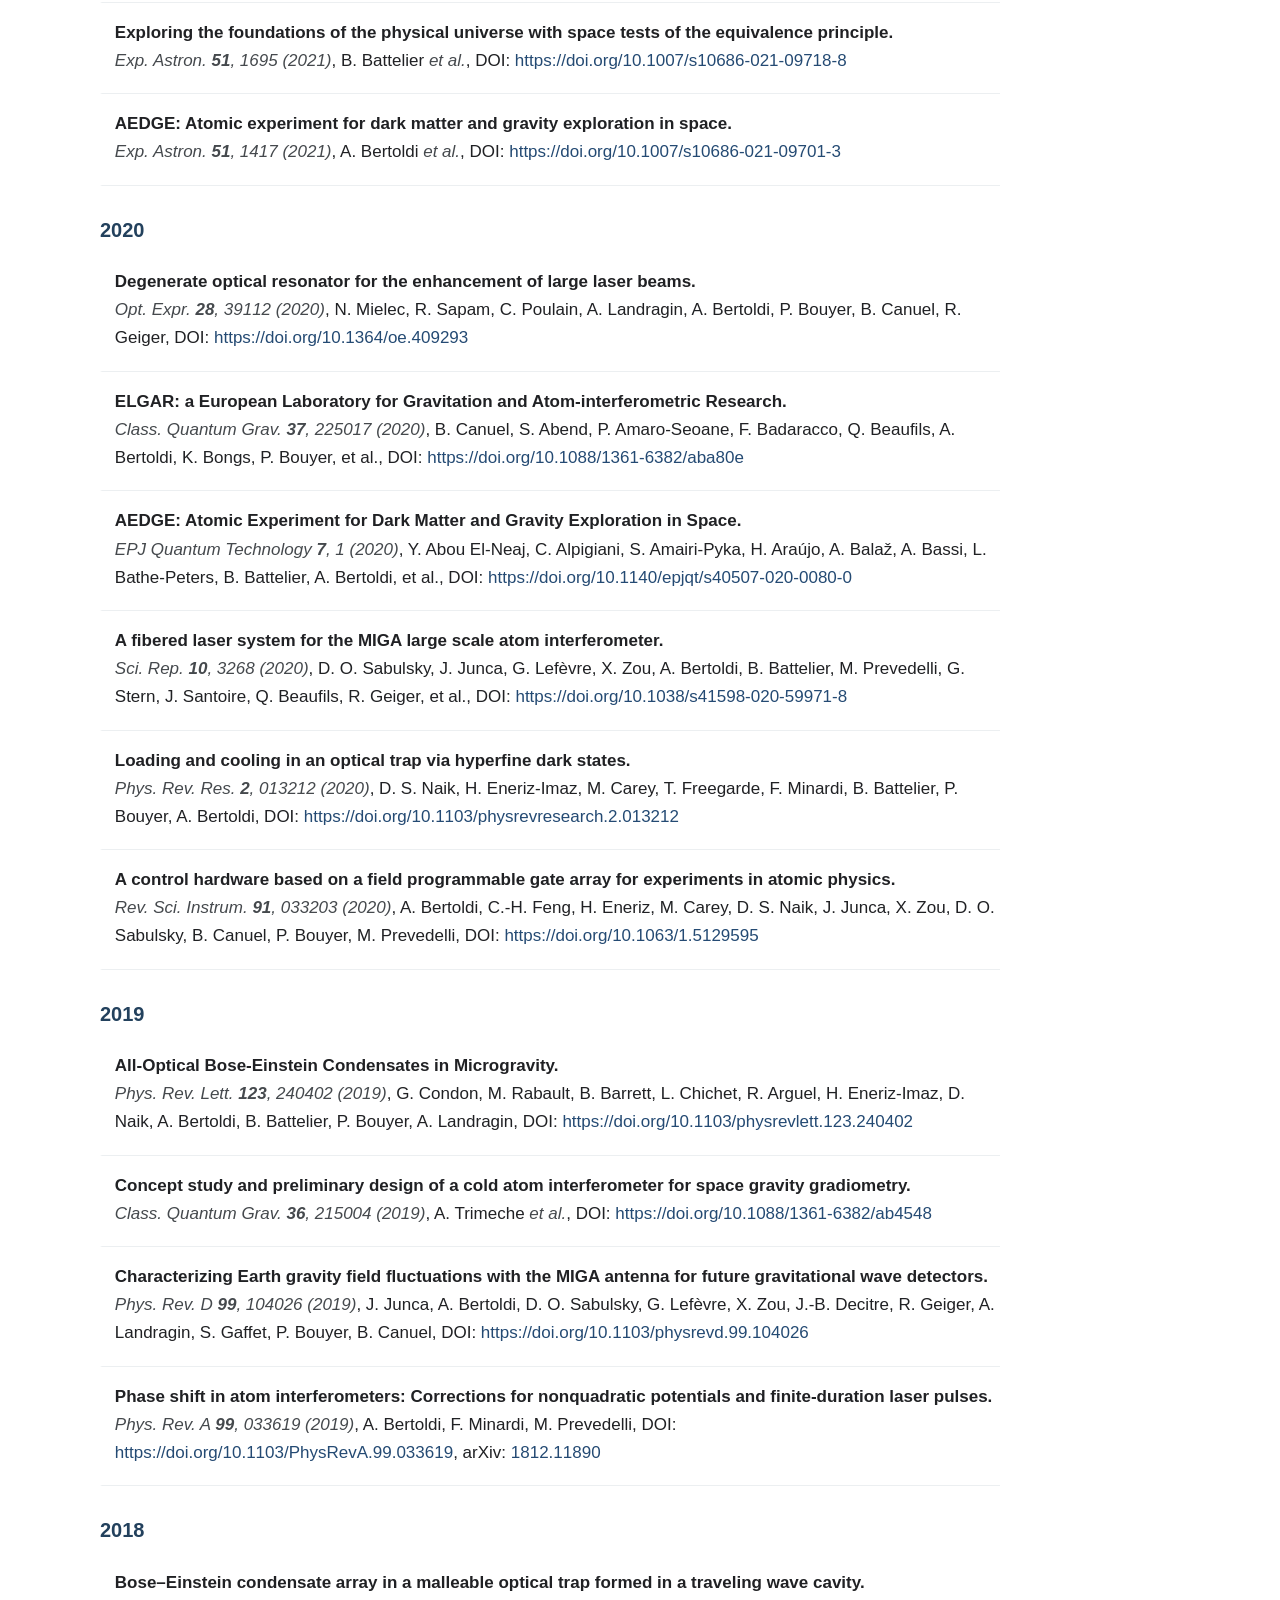
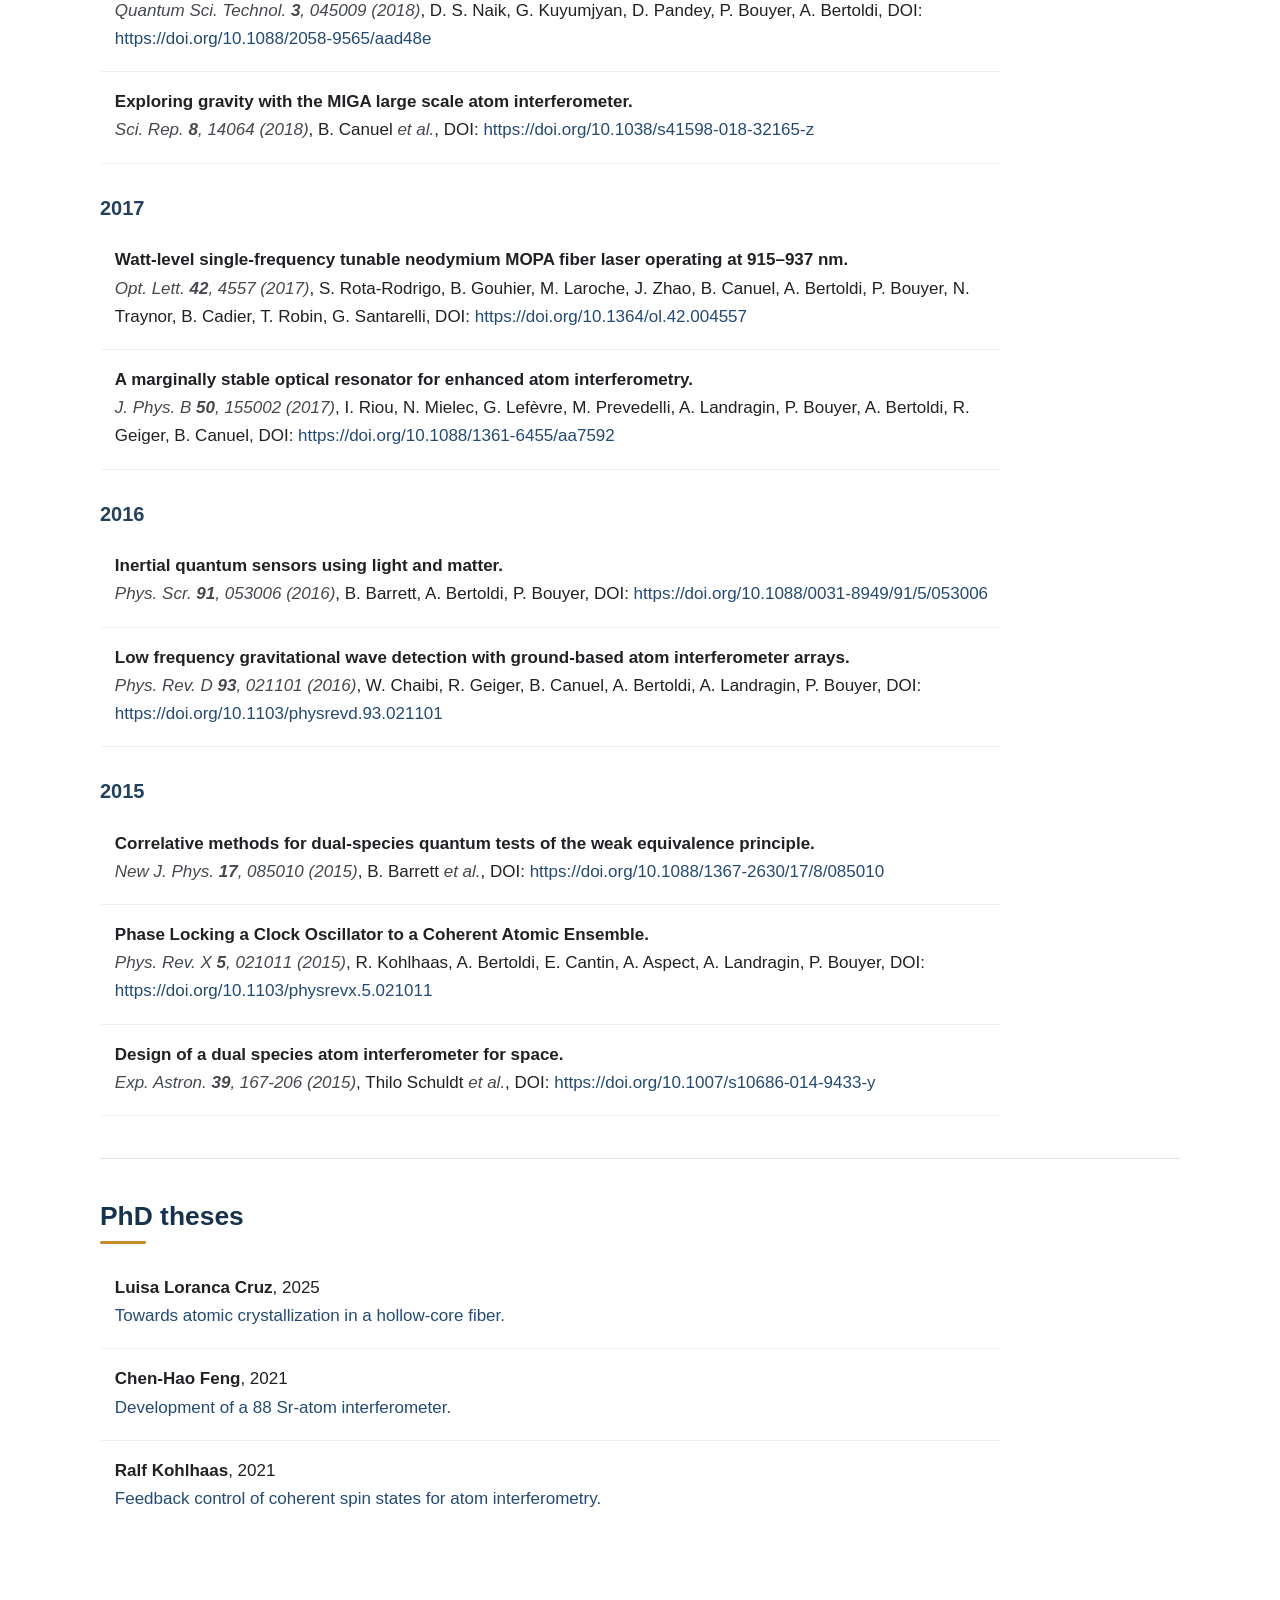
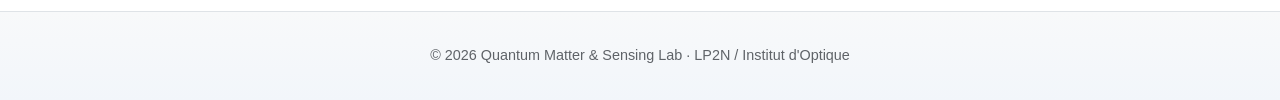
<file: publications.html>
<!DOCTYPE html>
<html lang="en">
<head>
    <meta charset="UTF-8" />
    <meta name="viewport" content="width=device-width, initial-scale=1.0" />
    <meta name="description" content="Selected and complete publications of the Quantum Matter & Sensing Lab." />
    <title>Publications – Quantum Matter & Sensing Lab</title>
    <link rel="stylesheet" href="assets/css/style.css" />
</head>
<body>


<header>
    <nav class="navbar">
        <a href="index.html" class="nav-logo">Quantum Matter & Sensing Lab</a>
        <ul class="nav-menu">
            <li><a href="research.html">Research</a></li>
            <li><a href="publications.html" class="active">Publications</a></li>
            <li><a href="people.html">People</a></li>
            <li><a href="opportunities.html">Opportunities</a></li>
            <li><a href="news.html">News</a></li>
            <li><a href="contact.html">Contact</a></li>
        </ul>
    </nav>
</header>


<main>
<section class="section">
    <h1>Publications</h1>
    <p class="lead">Selected papers illustrating the main research directions of the group, followed by the complete publication list.</p>

    <p><a class="button-link" href="https://scholar.google.com/citations?user=MEzqBsoAAAAJ&hl=en">Google Scholar</a></p>

    <h2>Selected publications</h2>

<h3>Atom interferometry, gravity and precision sensing</h3>

<div class="publication"><strong>Multiphoton Atom Interferometry via Cavity-Enhanced Bragg Diffraction.</strong><br>
<em>Phys. Rev. Lett. <strong>132</strong> 213601 (2024)</em>, D. O. Sabulsky, J. Junca, X. Zou, A. Bertoldi, M. Prevedelli, Q. Beaufils, R. Geiger, A. Landragin, P. Bouyer, and B. Canuel, DOI: <a href="https://doi.org/10.1103/PhysRevLett.132.213601">https://doi.org/10.1103/PhysRevLett.132.213601</a>, arXiv: <a href="https://doi.org/10.48550/arXiv.2201.11693">2201.11693 [physics.atom-ph]</a></div>
<div class="publication"><strong>Forecasting ocean wave-induced seismic noise.</strong><br>
<em>Sci. Rep. <strong>14</strong>, 21002 (2024)</em>, A. Bertoldi, S. Gaffet, M. Prevedelli, and D.D. Smith, DOI: <a href="https://doi.org/10.1038/s41598-024-71628-4">https://doi.org/10.1038/s41598-024-71628-4</a></div>
<div class="publication"><strong>Exploring gravity with the MIGA large scale atom interferometer.</strong><br>
<em>Sci. Rep. <strong>8</strong>, 14064 (2018)</em>, B. Canuel <em>et al.</em>, DOI: <a href="https://doi.org/10.1038/s41598-018-32165-z">https://doi.org/10.1038/s41598-018-32165-z</a></div>
<div class="publication"><strong>Low frequency gravitational wave detection with ground-based atom interferometer arrays.</strong><br>
<em>Phys. Rev. D <strong>93</strong>, 021101 (2016)</em>, W. Chaibi, R. Geiger, B. Canuel, A. Bertoldi, A. Landragin, P. Bouyer, DOI: <a href="https://doi.org/10.1103/physrevd.93.021101">https://doi.org/10.1103/physrevd.93.021101</a></div>
<div class="publication"><strong>Correlative methods for dual-species quantum tests of the weak equivalence principle.</strong><br>
<em>New J. Phys. <strong>17</strong>, 085010 (2015)</em>, B. Barrett <em>et al.</em>, DOI: <a href="https://doi.org/10.1088/1367-2630/17/8/085010">https://doi.org/10.1088/1367-2630/17/8/085010</a></div>
<h3>Emergent light–matter physics</h3>

<div class="publication"><strong>Fast control of atom-light interaction in a narrow linewidth cavity.</strong><br>
<em>Phys. Rev. Lett. <strong>127</strong>, 013202 (2021)</em>, A. Bertoldi, C.-H. Feng, D. S. Naik, B. Canuel, P. Bouyer, and M. Prevedelli, DOI: <a href="https://doi.org/10.1103/PhysRevLett.127.013202">https://doi.org/10.1103/PhysRevLett.127.013202</a></div>
<div class="publication"><strong>Bose–Einstein condensate array in a malleable optical trap formed in a traveling wave cavity.</strong><br>
<em>Quantum Sci. Technol. <strong>3</strong>, 045009 (2018)</em>, D. S. Naik, G. Kuyumjyan, D. Pandey, P. Bouyer, A. Bertoldi, DOI: <a href="https://doi.org/10.1088/2058-9565/aad48e">https://doi.org/10.1088/2058-9565/aad48e</a></div>
<div class="publication"><strong>Loading and cooling in an optical trap via hyperfine dark states.</strong><br>
<em>Phys. Rev. Res. <strong>2</strong>, 013212 (2020)</em>, D. S. Naik, H. Eneriz-Imaz, M. Carey, T. Freegarde, F. Minardi, B. Battelier, P. Bouyer, A. Bertoldi, DOI: <a href="https://doi.org/10.1103/physrevresearch.2.013212">https://doi.org/10.1103/physrevresearch.2.013212</a></div>
<div class="publication"><strong>Phase Locking a Clock Oscillator to a Coherent Atomic Ensemble.</strong><br>
<em>Phys. Rev. X <strong>5</strong>, 021011 (2015)</em>, R. Kohlhaas, A. Bertoldi, E. Cantin, A. Aspect, A. Landragin, P. Bouyer, DOI: <a href="https://doi.org/10.1103/physrevx.5.021011">https://doi.org/10.1103/physrevx.5.021011</a></div>
<h3>Continuous atom sources and experimental tools</h3>

<div class="publication"><strong>High flux strontium atom source.</strong><br>
<em>Quantum Sci. Technol. <strong>9</strong> (2024) 025017</em>, C.-H. Feng, P. Robert, P. Bouyer, B. Canuel, J. Li, S. Das, C. C. Kwong, D. Wilkowski, M Prevedelli, and A. Bertoldi, DOI: <a href="https://doi.org/10.1088/2058-9565/ad310b">https://doi.org/10.1088/2058-9565/ad310b</a>, arXiv: <a href="https://doi.org/10.48550/arXiv.2310.00657">2310.00657 [physics.atom-ph]</a></div>
<div class="publication"><strong>A control hardware based on a field programmable gate array for experiments in atomic physics.</strong><br>
<em>Rev. Sci. Instrum. <strong>91</strong>, 033203 (2020)</em>, A. Bertoldi, C.-H. Feng, H. Eneriz, M. Carey, D. S. Naik, J. Junca, X. Zou, D. O. Sabulsky, B. Canuel, P. Bouyer, M. Prevedelli, DOI: <a href="https://doi.org/10.1063/1.5129595">https://doi.org/10.1063/1.5129595</a></div>

<h3>Software and simulation</h3>

<div class="publication">
<strong>atomSmltr: a modular Python package to simulate laser cooling setups.</strong><br>
M. Weill, A. Bertoldi, A. Dareau<br>
<em>SciPost Physics Codebases 76 (2026)</em><br>
<a href="https://scipost.org/SciPostPhysCodeb.76">SciPost</a> ·
<a href="https://arxiv.org/abs/2511.20596">arXiv:2511.20596</a>
</div>

<hr>
<h2>All publications</h2>

<h3>2026</h3>

<div class="publication"><strong>A scanning cavity for large area coherent coupling in atom interferometry.</strong><br>
D.O. Sabulsky and Q. Beaufils and A. Bertoldi and A. Landragin and P. Bouyer and B. Canuel, arXiv: <a href="https://arxiv.org/abs/2610.10082">2610.10082 [physics.atom-ph]</a><em>(2026)</em></div>
    
<div class="publication"><strong>Technical Proposal for the Atom Interferometer CERN Experiment (AICE) Facility.</strong><br>
G. Arduini <em>et al.</em>, arXiv: <a href="https://arxiv.org/abs/2608.18743">2608.18743 [hep-ex]</a><em>(2026)</em></div>
    
<div class="publication"><strong>Low stray-ﬁeld ion pump conﬁguration for cold atom experiments.</strong><br>
P. Sharma, L. Loranca Cruz, L. Ricci, and A. Bertoldi <em>et al.</em>, arXiv: <a href="https://arxiv.org/abs/2609.03570">2609.03570 [physics.atom-ph]</a><em>(2026)</em></div>

<div class="publication"><strong>atomSmltr: a modular Python package to simulate laser cooling setups.</strong><br>
M. Weill, A. Bertoldi, A. Dareau<br><em>SciPost Physics Codebases 76 (2026)</em><br><a href="https://scipost.org/SciPostPhysCodeb.76">SciPost</a> ·
<a href="https://arxiv.org/abs/2511.20596">arXiv:2511.20596</a></div>
<h3>2025</h3>

<div class="publication"><strong>Letter Of Intent: AICE – Atom Interferometry CERN Experiment.</strong><br>
C. Baynham <em>et al.</em>, arXiv: <a href="https://arxiv.org/abs/2509.11867">2509.11867 [hep-ex]</a><em>(2025)</em></div>

    <div class="publication"><strong>Terrestrial Very-Long-Baseline Atom Interferometry: Summary of the Second Workshop.</strong><br>
<em>EPJ Quantum Technol. <strong>12</strong>, 42 (2025)</em>, A. Abdalla <em>et al.</em>, DOI: <a href="https://doi.org/10.1140/epjqt/s40507-025-00344-3">https://doi.org/10.1140/epjqt/s40507-025-00344-3</a></div>
<h3>2024</h3>

<div class="publication"><strong>High flux strontium atom source.</strong><br>
<em>Quantum Sci. Technol. <strong>9</strong> (2024) 025017</em>, C.-H. Feng, P. Robert, P. Bouyer, B. Canuel, J. Li, S. Das, C. C. Kwong, D. Wilkowski, M Prevedelli, and A. Bertoldi, DOI: <a href="https://doi.org/10.1088/2058-9565/ad310b">https://doi.org/10.1088/2058-9565/ad310b</a>, arXiv: <a href="https://doi.org/10.48550/arXiv.2310.00657">2310.00657 [physics.atom-ph]</a></div>
<div class="publication"><strong>Multiphoton Atom Interferometry via Cavity-Enhanced Bragg Diffraction.</strong><br>
<em>Phys. Rev. Lett. <strong>132</strong> 213601 (2024)</em>, D. O. Sabulsky, J. Junca, X. Zou, A. Bertoldi, M. Prevedelli, Q. Beaufils, R. Geiger, A. Landragin, P. Bouyer, and B. Canuel, DOI: <a href="https://doi.org/10.1103/PhysRevLett.132.213601">https://doi.org/10.1103/PhysRevLett.132.213601</a>, arXiv: <a href="https://doi.org/10.48550/arXiv.2201.11693">2201.11693 [physics.atom-ph]</a></div>
<div class="publication"><strong>Forecasting ocean wave-induced seismic noise.</strong><br>
<em>Sci. Rep. <strong>14</strong> 21002 (2024)</em>, A. Bertoldi, S. Gaffet, M. Prevedelli, and D. A. Smith, DOI: <a href="https://doi.org/10.1038/s41598-024-71628-4">https://doi.org/10.1038/s41598-024-71628-4</a></div>
<div class="publication"><strong>Terrestrial very-long-baseline atom interferometry: Workshop summary.</strong><br>
<em>AVS Quantum Sci. <strong>2</strong> 024701 (2024)</em>, S. Abend <em>et al.</em>, DOI: <a href="https://dx.doi.org/10.1116/5.0185291">https://dx.doi.org/10.1116/5.0185291</a>, arXiv: <a href="https://doi.org/10.48550/arXiv.2310.08183">2310.08183 [hep-ex]</a></div>
<h3>2023</h3>

<div class="publication"><strong>Technology roadmap for cold-atoms based quantum inertial sensor in space.</strong><br>
<em>AVS Quantum Science <strong>5</strong>, 1 (2023)</em>, S. Abend <em>et al.</em>, DOI: <a href="https://doi.org/10.1116/5.0098119">https://doi.org/10.1116/5.0098119</a></div>
<div class="publication"><strong>Neodymium laser-pumped ultra-low noise tunable Brillouin fiber laser around 920 nm.</strong><br>
<em>Optics Express <strong>31</strong>, 25 (2023)</em>, R. Prakash, D. Darwich, C. Dixneuf, G. Guiraud, N. Traynor, K. Le Corre, T. Robin, R. Florentin, M. Laroche, A. Bertoldi, G. Santarelli, and A. Hilico, DOI: <a href="https://doi.org/10.1364/oe.506410">https://doi.org/10.1364/oe.506410</a></div>
<h3>2022</h3>

<div class="publication"><strong>Bi-color atomic beam slower and magnetic field compensation for ultracold gases.</strong><br>
<em>AVS Quantum Science <strong>4</strong>, 4 (2022)</em>, J. Li, K. Lim, S. Das, T. Zanon-Willette, C.-H. Feng, P. Robert, A. Bertoldi, P. Bouyer, C. C. Kwong, S.-Y. Lan, and D. Wilkowski, DOI: <a href="https://doi.org/10.1116/5.0126745">https://doi.org/10.1116/5.0126745</a>, arXiv: <a href="https://doi.org/10.48550/arXiv.2209.08479">2209.08479 [physics.atom-ph]</a></div>
<div class="publication"><strong>Cold Atoms in Space: Community Workshop Summary and Proposed Road-Map.</strong><br>
<em>EPJ Quantum Technol. <strong>9</strong>, 30 (2022)</em>, I. Alonso <em>et al.</em>, DOI: <a href="https://doi.org/10.1140/epjqt/s40507-022-00147-w">https://doi.org/10.1140/epjqt/s40507-022-00147-w</a>, arXiv: <a href="https://arxiv.org/abs/2201.07789">2201.07789</a></div>
<div class="publication"><strong>Cold-atom sources for the Matter-wave laser Interferometric Gravitation Antenna (MIGA).</strong><br>
<em>Sci. Rep. <strong>12</strong>, 19000 (2022)</em>, Q. Beufils <em>et al.</em>, DOI: <a href="https://doi.org/10.1038/s41598-022-23468-3">https://doi.org/10.1038/s41598-022-23468-3</a>, arXiv: <a href="https://arxiv.org/abs/2209.10234">2209.10234</a></div>
<h3>2021</h3>

<div class="publication"><strong>Quantum sensors with matter-waves for GW observation.</strong><br>
<em>Handbook of Gravitational Wave Astronomy (Springer), (2021)</em>, A. Bertoldi, P. Bouyer, and B. Canuel, DOI: <a href="https://doi.org/10.1007/978-981-15-4702-7">https://doi.org/10.1007/978-981-15-4702-7</a>, arXiv: <a href="https://arxiv.org/abs/2010.14604">2010.14604</a></div>
<div class="publication"><strong>High power continuous laser at 461 nm based on a compact and high-efficiency frequency-doubling linear cavity.</strong><br>
<em>Opt. Expr. <strong>29</strong>, 27760 (2021)</em>, C.-H. Feng, S. Vidal, P. Robert, P. Bouyer, B. Desruelle, M. Prevedelli, J. Boullet, G. Santarelli, and A. Bertoldi, DOI: <a href="https://doi.org/10.1364/oe.433179">https://doi.org/10.1364/oe.433179</a></div>
<div class="publication"><strong>Fast control of atom-light interaction in a narrow linewidth cavity.</strong><br>
<em>Phys. Rev. Lett. <strong>127</strong>, 013202 (2021)</em>, A. Bertoldi, C.-H. Feng, D. S. Naik, B. Canuel, P. Bouyer, and M. Prevedelli, DOI: <a href="https://doi.org/10.1103/PhysRevLett.127.013202">https://doi.org/10.1103/PhysRevLett.127.013202</a></div>
<div class="publication"><strong>Exploring the foundations of the physical universe with space tests of the equivalence principle.</strong><br>
<em>Exp. Astron. <strong>51</strong>, 1695 (2021)</em>, B. Battelier <em>et al.</em>, DOI: <a href="https://doi.org/10.1007/s10686-021-09718-8">https://doi.org/10.1007/s10686-021-09718-8</a></div>
<div class="publication"><strong>AEDGE: Atomic experiment for dark matter and gravity exploration in space.</strong><br>
<em>Exp. Astron. <strong>51</strong>, 1417 (2021)</em>, A. Bertoldi <em>et al.</em>, DOI: <a href="https://doi.org/10.1007/s10686-021-09701-3">https://doi.org/10.1007/s10686-021-09701-3</a></div>
<h3>2020</h3>

<div class="publication"><strong>Degenerate optical resonator for the enhancement of large laser beams.</strong><br>
<em>Opt. Expr. <strong>28</strong>, 39112 (2020)</em>, N. Mielec, R. Sapam, C. Poulain, A. Landragin, A. Bertoldi, P. Bouyer, B. Canuel, R. Geiger, DOI: <a href="https://doi.org/10.1364/oe.409293">https://doi.org/10.1364/oe.409293</a></div>
<div class="publication"><strong>ELGAR: a European Laboratory for Gravitation and Atom-interferometric Research.</strong><br>
<em>Class. Quantum Grav. <strong>37</strong>, 225017 (2020)</em>, B. Canuel, S. Abend, P. Amaro-Seoane, F. Badaracco, Q. Beaufils, A. Bertoldi, K. Bongs, P. Bouyer, et al., DOI: <a href="https://doi.org/10.1088/1361-6382/aba80e">https://doi.org/10.1088/1361-6382/aba80e</a></div>
<div class="publication"><strong>AEDGE: Atomic Experiment for Dark Matter and Gravity Exploration in Space.</strong><br>
<em>EPJ Quantum Technology <strong>7</strong>, 1 (2020)</em>, Y. Abou El-Neaj, C. Alpigiani, S. Amairi-Pyka, H. Araújo, A. Balaž, A. Bassi, L. Bathe-Peters, B. Battelier, A. Bertoldi, et al., DOI: <a href="https://doi.org/10.1140/epjqt/s40507-020-0080-0">https://doi.org/10.1140/epjqt/s40507-020-0080-0</a></div>
<div class="publication"><strong>A fibered laser system for the MIGA large scale atom interferometer.</strong><br>
<em>Sci. Rep. <strong>10</strong>, 3268 (2020)</em>, D. O. Sabulsky, J. Junca, G. Lefèvre, X. Zou, A. Bertoldi, B. Battelier, M. Prevedelli, G. Stern, J. Santoire, Q. Beaufils, R. Geiger, et al., DOI: <a href="https://doi.org/10.1038/s41598-020-59971-8">https://doi.org/10.1038/s41598-020-59971-8</a></div>
<div class="publication"><strong>Loading and cooling in an optical trap via hyperfine dark states.</strong><br>
<em>Phys. Rev. Res. <strong>2</strong>, 013212 (2020)</em>, D. S. Naik, H. Eneriz-Imaz, M. Carey, T. Freegarde, F. Minardi, B. Battelier, P. Bouyer, A. Bertoldi, DOI: <a href="https://doi.org/10.1103/physrevresearch.2.013212">https://doi.org/10.1103/physrevresearch.2.013212</a></div>
<div class="publication"><strong>A control hardware based on a field programmable gate array for experiments in atomic physics.</strong><br>
<em>Rev. Sci. Instrum. <strong>91</strong>, 033203 (2020)</em>, A. Bertoldi, C.-H. Feng, H. Eneriz, M. Carey, D. S. Naik, J. Junca, X. Zou, D. O. Sabulsky, B. Canuel, P. Bouyer, M. Prevedelli, DOI: <a href="https://doi.org/10.1063/1.5129595">https://doi.org/10.1063/1.5129595</a></div>
<h3>2019</h3>

<div class="publication"><strong>All-Optical Bose-Einstein Condensates in Microgravity.</strong><br>
<em>Phys. Rev. Lett. <strong>123</strong>, 240402 (2019)</em>, G. Condon, M. Rabault, B. Barrett, L. Chichet, R. Arguel, H. Eneriz-Imaz, D. Naik, A. Bertoldi, B. Battelier, P. Bouyer, A. Landragin, DOI: <a href="https://doi.org/10.1103/physrevlett.123.240402">https://doi.org/10.1103/physrevlett.123.240402</a></div>
<div class="publication"><strong>Concept study and preliminary design of a cold atom interferometer for space gravity gradiometry.</strong><br>
<em>Class. Quantum Grav. <strong>36</strong>, 215004 (2019)</em>, A. Trimeche <em>et al.</em>, DOI: <a href="https://doi.org/10.1088/1361-6382/ab4548">https://doi.org/10.1088/1361-6382/ab4548</a></div>
<div class="publication"><strong>Characterizing Earth gravity field fluctuations with the MIGA antenna for future gravitational wave detectors.</strong><br>
<em>Phys. Rev. D <strong>99</strong>, 104026 (2019)</em>, J. Junca, A. Bertoldi, D. O. Sabulsky, G. Lefèvre, X. Zou, J.-B. Decitre, R. Geiger, A. Landragin, S. Gaffet, P. Bouyer, B. Canuel, DOI: <a href="https://doi.org/10.1103/physrevd.99.104026">https://doi.org/10.1103/physrevd.99.104026</a></div>
<div class="publication"><strong>Phase shift in atom interferometers: Corrections for nonquadratic potentials and finite-duration laser pulses.</strong><br>
<em>Phys. Rev. A <strong>99</strong>, 033619 (2019)</em>, A. Bertoldi, F. Minardi, M. Prevedelli, DOI: <a href="https://doi.org/10.1103/PhysRevA.99.033619">https://doi.org/10.1103/PhysRevA.99.033619</a>, arXiv: <a href="https://arxiv.org/abs/1812.11890">1812.11890</a></div>
<h3>2018</h3>

<div class="publication"><strong>Bose–Einstein condensate array in a malleable optical trap formed in a traveling wave cavity.</strong><br>
<em>Quantum Sci. Technol. <strong>3</strong>, 045009 (2018)</em>, D. S. Naik, G. Kuyumjyan, D. Pandey, P. Bouyer, A. Bertoldi, DOI: <a href="https://doi.org/10.1088/2058-9565/aad48e">https://doi.org/10.1088/2058-9565/aad48e</a></div>
<div class="publication"><strong>Exploring gravity with the MIGA large scale atom interferometer.</strong><br>
<em>Sci. Rep. <strong>8</strong>, 14064 (2018)</em>, B. Canuel <em>et al.</em>, DOI: <a href="https://doi.org/10.1038/s41598-018-32165-z">https://doi.org/10.1038/s41598-018-32165-z</a></div>
<h3>2017</h3>

<div class="publication"><strong>Watt-level single-frequency tunable neodymium MOPA fiber laser operating at 915–937 nm.</strong><br>
<em>Opt. Lett. <strong>42</strong>, 4557 (2017)</em>, S. Rota-Rodrigo, B. Gouhier, M. Laroche, J. Zhao, B. Canuel, A. Bertoldi, P. Bouyer, N. Traynor, B. Cadier, T. Robin, G. Santarelli, DOI: <a href="https://doi.org/10.1364/ol.42.004557">https://doi.org/10.1364/ol.42.004557</a></div>
<div class="publication"><strong>A marginally stable optical resonator for enhanced atom interferometry.</strong><br>
<em>J. Phys. B <strong>50</strong>, 155002 (2017)</em>, I. Riou, N. Mielec, G. Lefèvre, M. Prevedelli, A. Landragin, P. Bouyer, A. Bertoldi, R. Geiger, B. Canuel, DOI: <a href="https://doi.org/10.1088/1361-6455/aa7592">https://doi.org/10.1088/1361-6455/aa7592</a></div>
<h3>2016</h3>

<div class="publication"><strong>Inertial quantum sensors using light and matter.</strong><br>
<em>Phys. Scr. <strong>91</strong>, 053006 (2016)</em>, B. Barrett, A. Bertoldi, P. Bouyer, DOI: <a href="https://doi.org/10.1088/0031-8949/91/5/053006">https://doi.org/10.1088/0031-8949/91/5/053006</a></div>
<div class="publication"><strong>Low frequency gravitational wave detection with ground-based atom interferometer arrays.</strong><br>
<em>Phys. Rev. D <strong>93</strong>, 021101 (2016)</em>, W. Chaibi, R. Geiger, B. Canuel, A. Bertoldi, A. Landragin, P. Bouyer, DOI: <a href="https://doi.org/10.1103/physrevd.93.021101">https://doi.org/10.1103/physrevd.93.021101</a></div>
<h3>2015</h3>

<div class="publication"><strong>Correlative methods for dual-species quantum tests of the weak equivalence principle.</strong><br>
<em>New J. Phys. <strong>17</strong>, 085010 (2015)</em>, B. Barrett <em>et al.</em>, DOI: <a href="https://doi.org/10.1088/1367-2630/17/8/085010">https://doi.org/10.1088/1367-2630/17/8/085010</a></div>
<div class="publication"><strong>Phase Locking a Clock Oscillator to a Coherent Atomic Ensemble.</strong><br>
<em>Phys. Rev. X <strong>5</strong>, 021011 (2015)</em>, R. Kohlhaas, A. Bertoldi, E. Cantin, A. Aspect, A. Landragin, P. Bouyer, DOI: <a href="https://doi.org/10.1103/physrevx.5.021011">https://doi.org/10.1103/physrevx.5.021011</a></div>
<div class="publication"><strong>Design of a dual species atom interferometer for space.</strong><br>
<em>Exp. Astron. <strong>39</strong>, 167-206 (2015)</em>, Thilo Schuldt <em>et al.</em>, DOI: <a href="https://doi.org/10.1007/s10686-014-9433-y">https://doi.org/10.1007/s10686-014-9433-y</a></div>

<hr>
<h2>PhD theses</h2>

<div class="publication">
<strong>Luisa Loranca Cruz</strong>, 2025<br>
<a href="assets/PhDthesis/LuisaLorancaCruz2025.pdf">Towards atomic crystallization in a hollow-core fiber.</a>
</div>

<div class="publication">
<strong>Chen-Hao Feng</strong>, 2021<br>
<a href="assets/PhDthesis/ChenHaoFeng2021.pdf">Development of a 88 Sr-atom interferometer.</a>
</div>

<div class="publication">
<strong>Ralf Kohlhaas</strong>, 2021<br>
<a href="assets/PhDthesis/RalfKohlhaas2014.pdf">Feedback control of coherent spin states for atom interferometry.</a>
</div>


</section>
</main>
<footer>
    <p>&copy; 2026 Quantum Matter & Sensing Lab · LP2N / Institut d'Optique</p>
</footer>
</body>
</html>
</file>
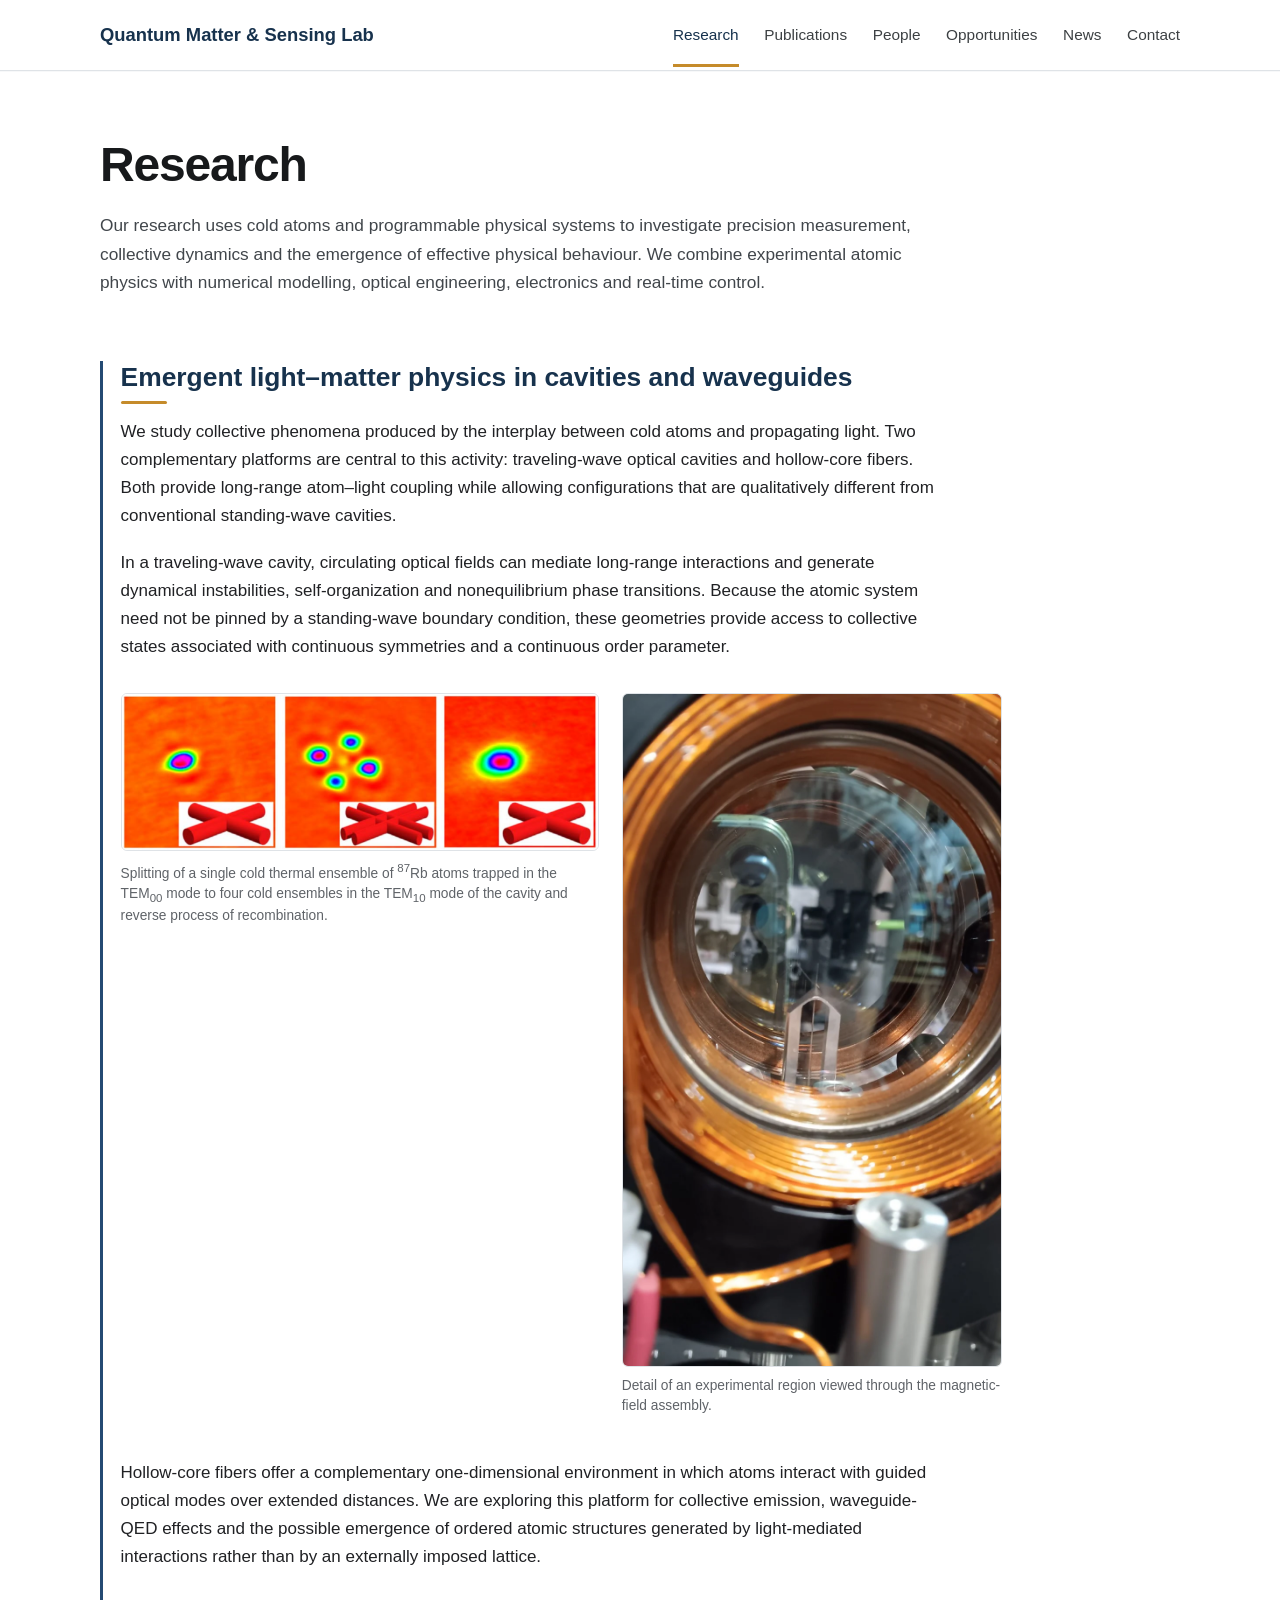
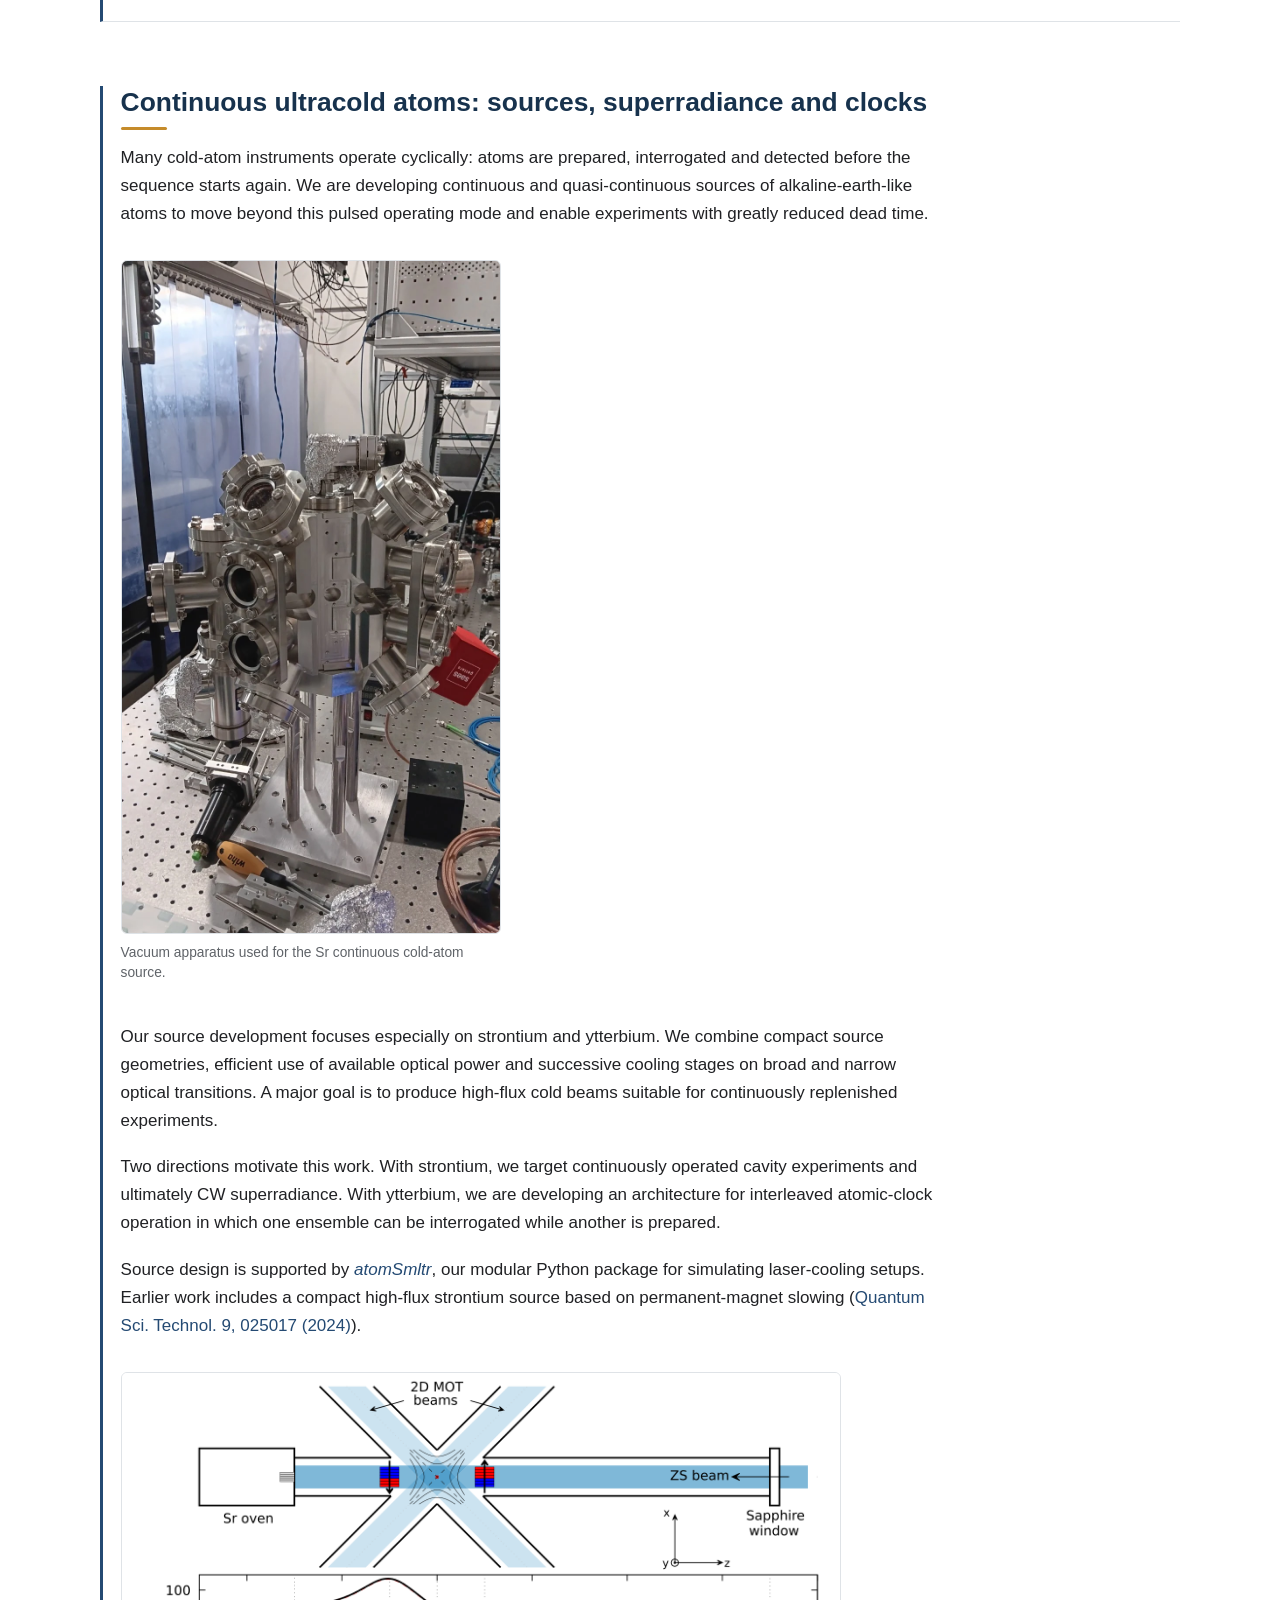
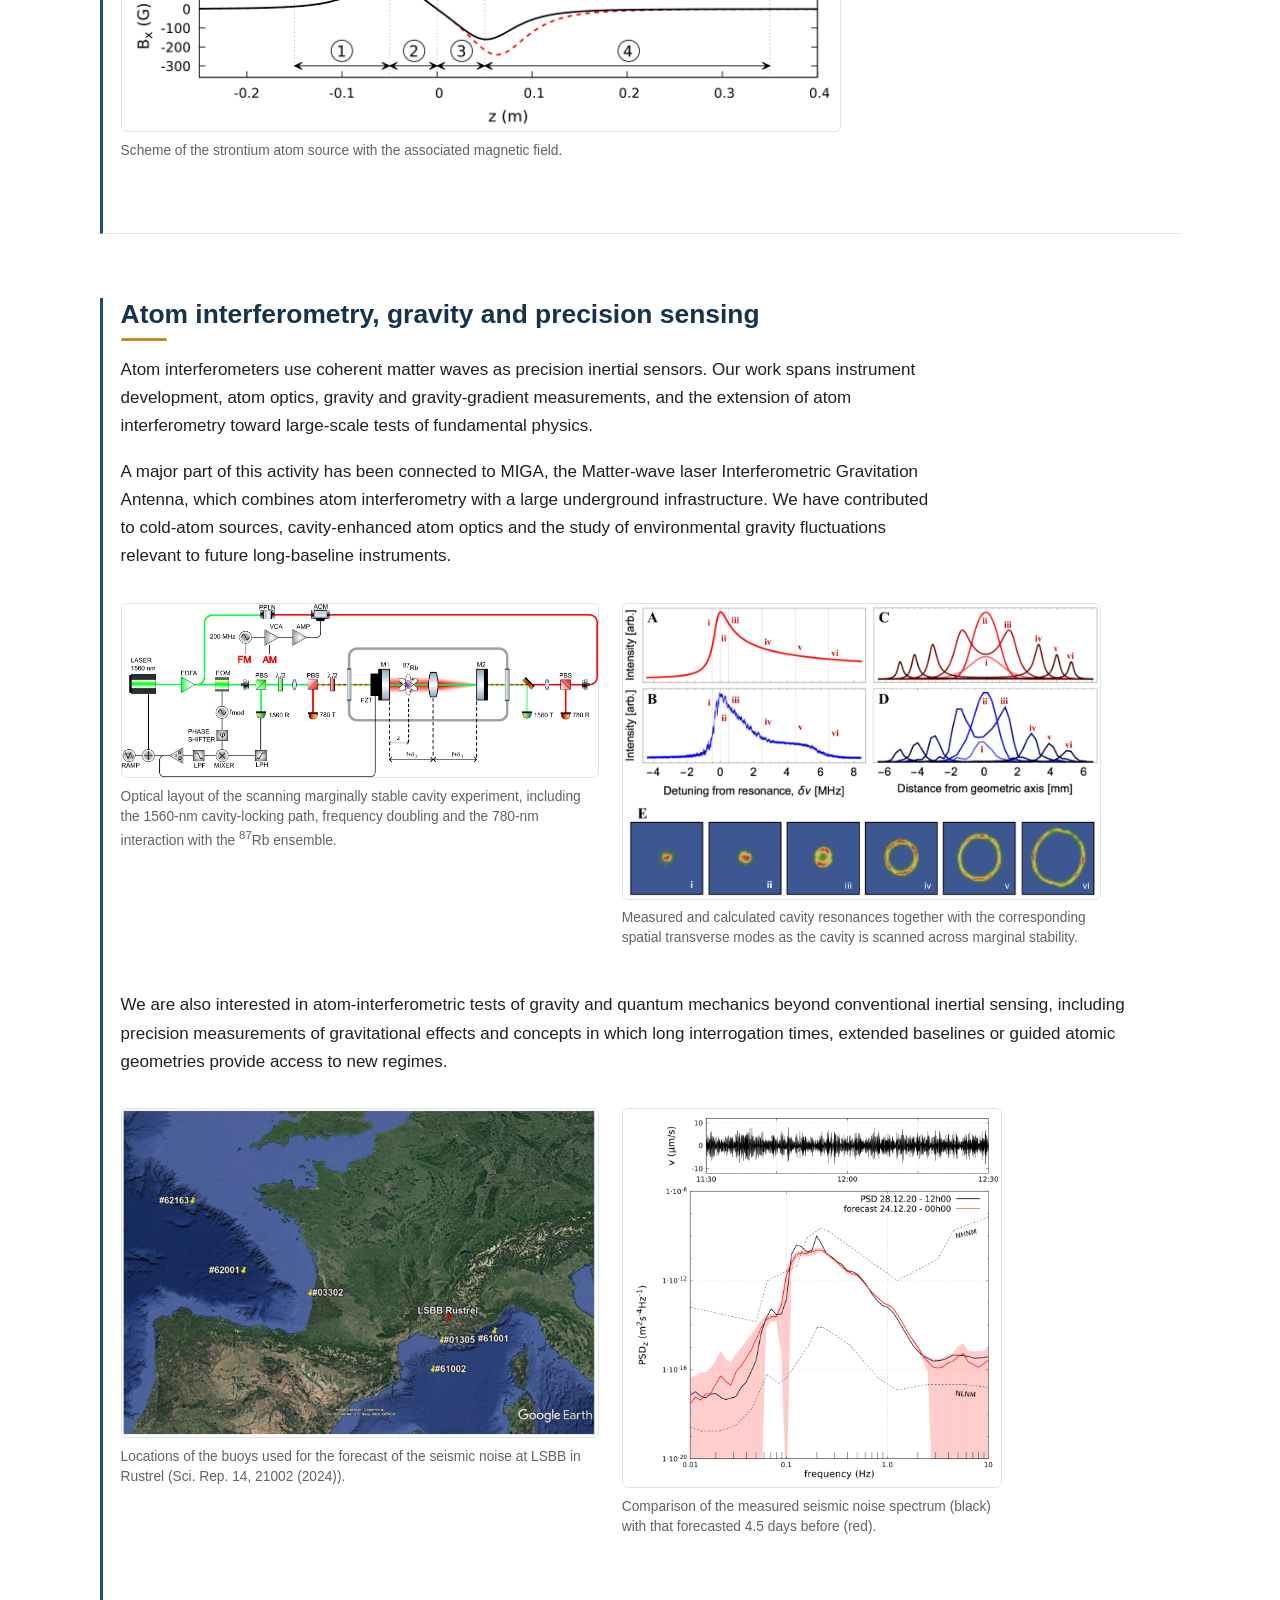
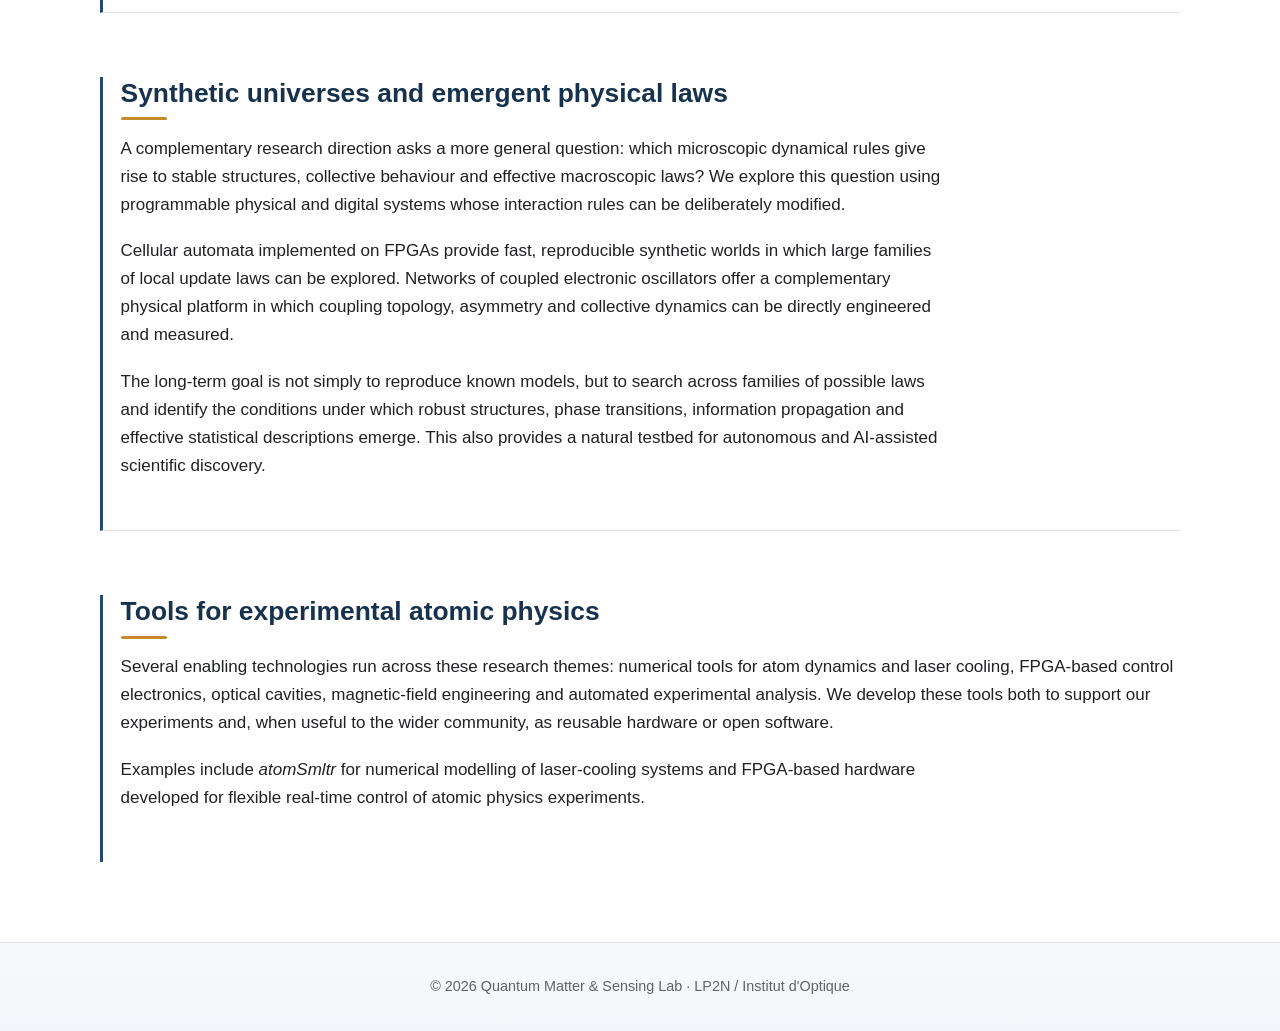
<file: research.html>
<!DOCTYPE html>
<html lang="en">
<head>
    <meta charset="UTF-8" />
    <meta name="viewport" content="width=device-width, initial-scale=1.0" />
    <meta name="description" content="Research at the Quantum Matter & Sensing Lab: emergent light–matter physics, continuous ultracold atoms, atom interferometry, quantum sensing and programmable physical systems." />
    <title>Research – Quantum Matter &amp; Sensing Lab</title>
    <link rel="stylesheet" href="assets/css/style.css" />
</head>
<body>
<header>
    <nav class="navbar" aria-label="Main navigation">
        <a href="index.html" class="nav-logo">Quantum Matter &amp; Sensing Lab</a>
        <ul class="nav-menu">
            <li><a href="research.html" class="active">Research</a></li>
            <li><a href="publications.html">Publications</a></li>
            <li><a href="people.html">People</a></li>
            <li><a href="opportunities.html">Opportunities</a></li>
            <li><a href="news.html">News</a></li>
            <li><a href="contact.html">Contact</a></li>
        </ul>
    </nav>
</header>

<main>
    <section class="section">
        <h1>Research</h1>
        <p class="lead">
            Our research uses cold atoms and programmable physical systems to investigate
            precision measurement, collective dynamics and the emergence of effective
            physical behaviour. We combine experimental atomic physics with numerical
            modelling, optical engineering, electronics and real-time control.
        </p>
    </section>

    <section class="section research-topic" id="emergent-light-matter">
        <h2>Emergent light–matter physics in cavities and waveguides</h2>
        <p>
            We study collective phenomena produced by the interplay between cold atoms and
            propagating light. Two complementary platforms are central to this activity:
            traveling-wave optical cavities and hollow-core fibers. Both provide long-range
            atom–light coupling while allowing configurations that are qualitatively different
            from conventional standing-wave cavities.
        </p>
        <p>
            In a traveling-wave cavity, circulating optical fields can mediate long-range
            interactions and generate dynamical instabilities, self-organization and
            nonequilibrium phase transitions. Because the atomic system need not be pinned by
            a standing-wave boundary condition, these geometries provide access to collective
            states associated with continuous symmetries and a continuous order parameter.
        </p>

        <div class="figure-grid">
            <figure class="figure">
                <img src="assets/img/traveling_wave_cavity_fig5.png"
                     alt="Cavity-aided thermal cloud splitting">
                <figcaption>
                    Splitting of a single cold thermal ensemble of <sup>87</sup>Rb atoms trapped in the
                    TEM<sub>00</sub> mode to four cold ensembles in the TEM<sub>10</sub> mode of the cavity and reverse
                    process of recombination.
                </figcaption>
            </figure>

            <figure class="figure figure-small">
        	<img src="assets/img/lab_detail.webp"
                     alt="Close-up of an atomic-physics experimental region viewed through a copper coil">
        	<figcaption>
                    Detail of an experimental region viewed through the magnetic-field assembly.
        	</figcaption>
            </figure>

        </div>

        <p>

            Hollow-core fibers offer a complementary one-dimensional environment in which
            atoms interact with guided optical modes over extended distances. We are exploring
            this platform for collective emission, waveguide-QED effects and the possible
            emergence of ordered atomic structures generated by light-mediated interactions
            rather than by an externally imposed lattice.
        </p>


    </section>

    <section class="section research-topic" id="continuous-atoms">
        <h2>Continuous ultracold atoms: sources, superradiance and clocks</h2>
        <p>
            Many cold-atom instruments operate cyclically: atoms are prepared, interrogated
            and detected before the sequence starts again. We are developing continuous and
            quasi-continuous sources of alkaline-earth-like atoms to move beyond this pulsed
            operating mode and enable experiments with greatly reduced dead time.
        </p>

        <figure class="figure figure-small">
            <img src="assets/img/source_apparatus.webp"
                 alt="Vacuum apparatus for continuous cold-atom source development">
            <figcaption>
                Vacuum apparatus used for the Sr continuous cold-atom source.
            </figcaption>
        </figure>

        <p>
            Our source development focuses especially on strontium and ytterbium. We combine
            compact source geometries, efficient use of available optical power and successive
            cooling stages on broad and narrow optical transitions. A major goal is to produce
            high-flux cold beams suitable for continuously replenished experiments.
        </p>
        <p>
            Two directions motivate this work. With strontium, we target continuously operated
            cavity experiments and ultimately CW superradiance. With ytterbium, we are
            developing an architecture for interleaved atomic-clock operation in which one
            ensemble can be interrogated while another is prepared.
        </p>
        <p>
            Source design is supported by
            <a href="https://scipost.org/SciPostPhysCodeb.76"><em>atomSmltr</em></a>, our modular
            Python package for simulating laser-cooling setups. Earlier work includes a compact
            high-flux strontium source based on permanent-magnet slowing
            (<a href="https://doi.org/10.1088/2058-9565/ad310b">Quantum Sci. Technol. 9, 025017 (2024)</a>).
        </p>

        <figure class="figure figure-medium">
            <img src="assets/img/sr_source_fig1.png"
                 alt="Scheme strontium atom source">
            <figcaption>
                Scheme of the strontium atom source with the associated magnetic field.
            </figcaption>
        </figure>
    </section>

    <section class="section research-topic" id="atom-interferometry">
        <h2>Atom interferometry, gravity and precision sensing</h2>
        <p>
            Atom interferometers use coherent matter waves as precision inertial sensors. Our
            work spans instrument development, atom optics, gravity and gravity-gradient
            measurements, and the extension of atom interferometry toward large-scale tests of
            fundamental physics.
        </p>
        <p>
            A major part of this activity has been connected to MIGA, the Matter-wave laser
            Interferometric Gravitation Antenna, which combines atom interferometry with a
            large underground infrastructure. We have contributed to cold-atom sources,
            cavity-enhanced atom optics and the study of environmental gravity fluctuations
            relevant to future long-baseline instruments.
        </p>




        <div class="figure-grid">
            <figure class="figure">
                <img src="assets/img/scanning_cavity_setup.png"
                     alt="Optical layout of the scanning marginally stable cavity experiment">
                <figcaption>
                    Optical layout of the scanning marginally stable cavity experiment, including
                    the 1560-nm cavity-locking path, frequency doubling and the 780-nm interaction
                    with the <sup>87</sup>Rb ensemble.
                </figcaption>
            </figure>

            <figure class="figure">
                <img src="assets/img/scanning_cavity_modes.png"
                     alt="Measured cavity spectra and spatial transverse modes">
                <figcaption>
                    Measured and calculated cavity resonances together with the corresponding
                    spatial transverse modes as the cavity is scanned across marginal stability.
                </figcaption>
            </figure>
        </div>

            We are also interested in atom-interferometric tests of gravity and quantum
            mechanics beyond conventional inertial sensing, including precision measurements
            of gravitational effects and concepts in which long interrogation times, extended
            baselines or guided atomic geometries provide access to new regimes.
        </p>

        <div class="figure-grid">
            <figure class="figure figure-medium">
                <img src="assets/img/seismic_fig1.png"
                     alt="Map with LSBB and buoys used for the study">
                <figcaption>
                    Locations of the buoys used for the forecast of the seismic noise at LSBB in Rustrel (Sci. Rep. 14, 21002 (2024)).
                </figcaption>
            </figure>

            <figure class="figure figure-small">
                <img src="assets/img/seismic_fig4a.png"
                     alt="Comparison between measured and predicted noise spectra">
                <figcaption>
                    Comparison of the measured seismic noise spectrum (black) with that forecasted 4.5 days before (red).
                </figcaption>
            </figure>
        </div>

    </section>

    <section class="section research-topic" id="synthetic-universes">
        <h2>Synthetic universes and emergent physical laws</h2>
        <p>
            A complementary research direction asks a more general question: which microscopic
            dynamical rules give rise to stable structures, collective behaviour and effective
            macroscopic laws? We explore this question using programmable physical and digital
            systems whose interaction rules can be deliberately modified.
        </p>
        <p>
            Cellular automata implemented on FPGAs provide fast, reproducible synthetic worlds
            in which large families of local update laws can be explored. Networks of coupled
            electronic oscillators offer a complementary physical platform in which coupling
            topology, asymmetry and collective dynamics can be directly engineered and
            measured.
        </p>
        <p>
            The long-term goal is not simply to reproduce known models, but to search across
            families of possible laws and identify the conditions under which robust
            structures, phase transitions, information propagation and effective statistical
            descriptions emerge. This also provides a natural testbed for autonomous and
            AI-assisted scientific discovery.
        </p>
    </section>

    <section class="section research-topic" id="tools">
        <h2>Tools for experimental atomic physics</h2>

            Several enabling technologies run across these research themes: numerical tools
            for atom dynamics and laser cooling, FPGA-based control electronics, optical
            cavities, magnetic-field engineering and automated experimental analysis. We
            develop these tools both to support our experiments and, when useful to the wider
            community, as reusable hardware or open software.
        </p>
        <p>
            Examples include <em>atomSmltr</em> for numerical modelling of laser-cooling
            systems and FPGA-based hardware developed for flexible real-time control of atomic
            physics experiments.
        </p>
    </section>
</main>

<footer>
    <p>&copy; 2026 Quantum Matter &amp; Sensing Lab · LP2N / Institut d'Optique</p>
</footer>
</body>
</html>
</file>
<file: assets/css/style.css>
/* =========================================================
   Quantum Matter & Sensing Lab
   Clean academic website styling with restrained blue–gold accents
   ========================================================= */

:root {
    --text: #202124;
    --muted: #5f6368;

    --accent: #244a73;
    --accent-dark: #17324d;
    --accent-soft: #f2f6fa;

    --secondary: #c58b2a;
    --secondary-dark: #9a6b1e;
    --secondary-soft: #fbf6ea;

    --border: #dfe3e7;
    --soft-bg: #f8f9fa;

    --page-width: 1080px;
    --reading-width: 820px;
}

/* ---------- Base ---------- */

* {
    box-sizing: border-box;
}

html {
    scroll-behavior: smooth;
}

body {
    margin: 0;
    font-family:
        -apple-system,
        BlinkMacSystemFont,
        "Segoe UI",
        Roboto,
        Helvetica,
        Arial,
        sans-serif;
    font-size: 17px;
    line-height: 1.65;
    color: var(--text);
    background: #fff;
}

img {
    max-width: 100%;
    height: auto;
}

a {
    color: var(--accent);
    text-decoration: none;
}

a:hover,
a:focus {
    color: var(--accent-dark);
    text-decoration: underline;
}

p {
    margin: 0 0 1.15rem;
}

ul,
ol {
    padding-left: 1.4rem;
}

li {
    margin-bottom: 0.45rem;
}

h1,
h2,
h3,
h4,
h5 {
    line-height: 1.25;
    margin-top: 0;
    color: #17191b;
}

h1 {
    font-size: clamp(2rem, 4vw, 3rem);
    font-weight: 650;
    letter-spacing: -0.025em;
    margin-bottom: 1rem;
}

h2 {
    font-size: 1.65rem;
    font-weight: 650;
    margin-top: 2.6rem;
    margin-bottom: 0.9rem;
    color: var(--accent-dark);
}

.section h2::after {
    content: "";
    display: block;
    width: 46px;
    height: 3px;
    margin-top: 0.45rem;
    background: var(--secondary);
    border-radius: 2px;
}

h3 {
    font-size: 1.25rem;
    font-weight: 650;
    margin-top: 2rem;
    margin-bottom: 0.6rem;
    color: #23415d;
}

h4 {
    font-size: 1.08rem;
    margin-bottom: 0.35rem;
}

hr {
    border: 0;
    border-top: 1px solid var(--border);
    margin: 2.6rem 0;
}


/* ---------- Header / navigation ---------- */

header {
    background: #fff;
    border-bottom: 1px solid var(--border);
    box-shadow: 0 1px 0 rgba(23, 50, 77, 0.03);
}

.navbar {
    width: min(92%, var(--page-width));
    margin: 0 auto;
    min-height: 70px;
    display: flex;
    justify-content: space-between;
    align-items: center;
    gap: 2rem;
}

.nav-logo {
    color: var(--accent-dark);
    text-decoration: none;
    font-size: 1.15rem;
    font-weight: 700;
    white-space: nowrap;
}

.nav-logo:hover {
    color: var(--accent);
    text-decoration: none;
}

.nav-menu {
    list-style: none;
    display: flex;
    align-items: center;
    gap: 1.6rem;
    margin: 0;
    padding: 0;
}

.nav-menu li {
    margin: 0;
}

.nav-menu a {
    color: #3c4043;
    text-decoration: none;
    font-size: 0.96rem;
    font-weight: 500;
    padding: 24px 0 21px;
    border-bottom: 3px solid transparent;
}

.nav-menu a:hover,
.nav-menu a:focus {
    color: var(--accent);
    text-decoration: none;
}

.nav-menu a.active {
    color: var(--accent-dark);
    border-bottom-color: var(--secondary);
}


/* ---------- Hero ---------- */

.hero {
    padding: 4.6rem 4%;
    background: linear-gradient(135deg, var(--accent-soft) 0%, #ffffff 72%);
    border-bottom: 4px solid var(--secondary);
    text-align: left;
}

.hero > * {
    width: min(100%, var(--page-width));
    margin-left: auto;
    margin-right: auto;
}

.hero h1 {
    margin-bottom: 0.75rem;
    color: var(--accent-dark);
}

.hero p {
    max-width: 780px;
    color: #45494d;
    font-size: 1.15rem;
    line-height: 1.65;
    margin-bottom: 0;
}


/* ---------- Main sections ---------- */

.section {
    width: min(92%, var(--page-width));
    margin: 4rem auto;
}

.section > p {
    max-width: var(--reading-width);
}

.section h1 + p {
    font-size: 1.08rem;
    color: #41464b;
}

/* Makes long research prose more readable */
.section > h2 + p,
.section > h3 + p {
    max-width: var(--reading-width);
}


/* ---------- Research-topic blocks ---------- */

.research-topic {
    padding: 0 0 2rem 1.1rem;
    margin-bottom: 2.5rem;
    border-left: 3px solid var(--accent);
    border-bottom: 1px solid var(--border);
}

.research-topic:last-child {
    border-bottom: 0;
}

.research-topic p {
    max-width: var(--reading-width);
}


/* ---------- Cards / people ---------- */

.cards {
    display: grid;
    grid-template-columns: repeat(3, minmax(0, 1fr));
    gap: 1.2rem;
    margin-top: 1.5rem;
}

.card {
    border: 1px solid var(--border);
    border-top: 4px solid var(--accent);
    border-radius: 6px;
    padding: 1.35rem 1.45rem;
    background: #fff;
    box-shadow: 0 2px 8px rgba(23, 50, 77, 0.04);
}

.card h3,
.card h4 {
    margin-bottom: 0.35rem;
    color: var(--accent-dark);
}

.card p:last-child {
    margin-bottom: 0;
}


/* ---------- Publications ---------- */

.publication {
    max-width: 900px;
    padding: 1rem 0 1.15rem 0.8rem;
    border-left: 2px solid transparent;
    border-bottom: 1px solid #eceff1;
    transition: border-color 0.15s ease, background 0.15s ease;
}

.publication:hover {
    border-left-color: var(--secondary);
    background: linear-gradient(90deg, var(--secondary-soft), transparent 55%);
}

.publication:last-child {
    border-bottom: 0;
}

.publication strong {
    font-weight: 650;
}

.publication em {
    color: #45494d;
}

/* Compatibility with old publication markup.
   Prefer replacing <pre> gradually, but this prevents overflow meanwhile. */
pre {
    white-space: pre-wrap;
    overflow-wrap: anywhere;
    font-family: inherit;
    font-size: inherit;
    line-height: 1.55;
    margin: 0;
}


/* ---------- News ---------- */

.news-item {
    max-width: 850px;
    padding: 0 0 2rem;
    margin-bottom: 2rem;
    border-bottom: 1px solid var(--border);
}

.news-item time {
    display: block;
    color: var(--secondary-dark);
    font-size: 0.92rem;
    font-weight: 600;
    margin-bottom: 0.3rem;
}

.news-item h3 {
    margin: 0 0 0.6rem;
    color: var(--accent-dark);
}

.news-item img {
    display: block;
    margin-top: 1rem;
    border-radius: 4px;
}


/* ---------- Useful utility classes ---------- */

.lead {
    max-width: 800px;
    font-size: 1.18rem;
    color: #41464b;
}

.muted {
    color: var(--muted);
}

.small {
    font-size: 0.92rem;
}

.button-link {
    display: inline-block;
    margin-top: 0.5rem;
    padding: 0.55rem 0.9rem;
    border: 1px solid var(--accent);
    border-radius: 4px;
    font-size: 0.94rem;
}

.button-link:hover {
    color: #fff;
    background: var(--accent);
    text-decoration: none;
}


/* ---------- Contact ---------- */

.contact-details {
    max-width: 700px;
}

.map-container {
    width: 100%;
    max-width: 850px;
    aspect-ratio: 4 / 3;
    margin-top: 1.5rem;
}

.map-container iframe {
    width: 100%;
    height: 100%;
    border: 0;
}


/* ---------- Footer ---------- */

footer {
    margin-top: 5rem;
    padding: 2rem 4%;
    text-align: center;
    background: linear-gradient(180deg, var(--soft-bg) 0%, var(--accent-soft) 100%);
    border-top: 1px solid var(--border);
    color: var(--muted);
    font-size: 0.9rem;
}

footer p {
    margin: 0;
}


/* ---------- Mobile ---------- */

@media (max-width: 820px) {
    body {
        font-size: 16px;
    }

    .navbar {
        align-items: flex-start;
        flex-direction: column;
        gap: 0.4rem;
        padding: 1rem 0 0.7rem;
    }

    .nav-menu {
        width: 100%;
        overflow-x: auto;
        gap: 1.2rem;
        padding-bottom: 0.1rem;
    }

    .nav-menu a {
        display: block;
        padding: 0.45rem 0 0.55rem;
        white-space: nowrap;
    }

    .hero {
        padding: 3rem 4%;
    }

    .section {
        margin: 3rem auto;
    }

    .cards {
        grid-template-columns: repeat(2, minmax(0, 1fr));
    }
}

@media (max-width: 560px) {
    .hero {
        padding-top: 2.4rem;
        padding-bottom: 2.4rem;
    }

    .cards {
        grid-template-columns: 1fr;
    }

    h2 {
        font-size: 1.45rem;
    }

    .section {
        width: 90%;
    }
}


/* =========================================================
   Scientific figures and image layouts
   ========================================================= */

.hero-grid {
    width: min(92%, var(--page-width));
    margin: 0 auto;
    display: grid;
    grid-template-columns: minmax(0, 1.15fr) minmax(320px, 0.85fr);
    gap: 3rem;
    align-items: center;
}

.hero-grid > * {
    width: auto;
    margin: 0;
}

.hero-visual {
    margin: 0;
}

.hero-visual img {
    width: 100%;
    aspect-ratio: 4 / 3;
    object-fit: cover;
    display: block;
    border-radius: 8px;
    box-shadow: 0 8px 28px rgba(23, 50, 77, 0.14);
}

.hero-visual figcaption,
.figure figcaption {
    color: var(--muted);
    font-size: 0.86rem;
    line-height: 1.45;
    margin-top: 0.55rem;
}

.figure {
    max-width: 900px;
    margin: 2rem 0 2.5rem;
}

.figure img {
    display: block;
    width: 100%;
    height: auto;
    border: 1px solid var(--border);
    border-radius: 6px;
    background: #fff;
}

.figure-medium {
    max-width: 720px;
}

.figure-narrow {
    max-width: 560px;
}

.figure-small {
    max-width: 380px;
}

.figure-grid {
    max-width: 980px;
    display: grid;
    grid-template-columns: repeat(2, minmax(0, 1fr));
    gap: 1.4rem;
    margin: 2rem 0 2.7rem;
    align-items: start;
}

.figure-grid .figure {
    margin: 0;
}

.figure-grid img {
    width: 100%;
    height: auto;
    display: block;
    border: 1px solid var(--border);
    border-radius: 6px;
    background: #fff;
}

.visual-highlights {
    display: grid;
    grid-template-columns: repeat(3, minmax(0, 1fr));
    gap: 1.2rem;
    margin: 1.6rem 0 0;
}

.visual-highlight {
    margin: 0;
    border: 1px solid var(--border);
    border-radius: 7px;
    overflow: hidden;
    background: #fff;
    box-shadow: 0 2px 8px rgba(23, 50, 77, 0.04);
}

.visual-highlight img {
    width: 100%;
    aspect-ratio: 4 / 3;
    object-fit: cover;
    display: block;
}

.visual-highlight figcaption {
    padding: 0.8rem 0.9rem 0.9rem;
    color: #41464b;
    font-size: 0.88rem;
    line-height: 1.45;
}

.figure-placeholder {
    max-width: 900px;
    margin: 2rem 0 2.5rem;
    padding: 1.4rem 1.5rem;
    border: 1px dashed #b8c3cd;
    border-left: 4px solid var(--secondary);
    border-radius: 6px;
    background: var(--secondary-soft);
    color: #5b5140;
    font-size: 0.92rem;
}

.figure-placeholder code {
    color: var(--accent-dark);
}

@media (max-width: 820px) {
    .hero-grid {
        grid-template-columns: 1fr;
        gap: 1.8rem;
    }

    .hero-visual {
        max-width: 680px;
    }

    .visual-highlights {
        grid-template-columns: 1fr;
    }

    .visual-highlight {
        max-width: 680px;
    }

    .figure-grid {
        grid-template-columns: 1fr;
    }
}
</file>
